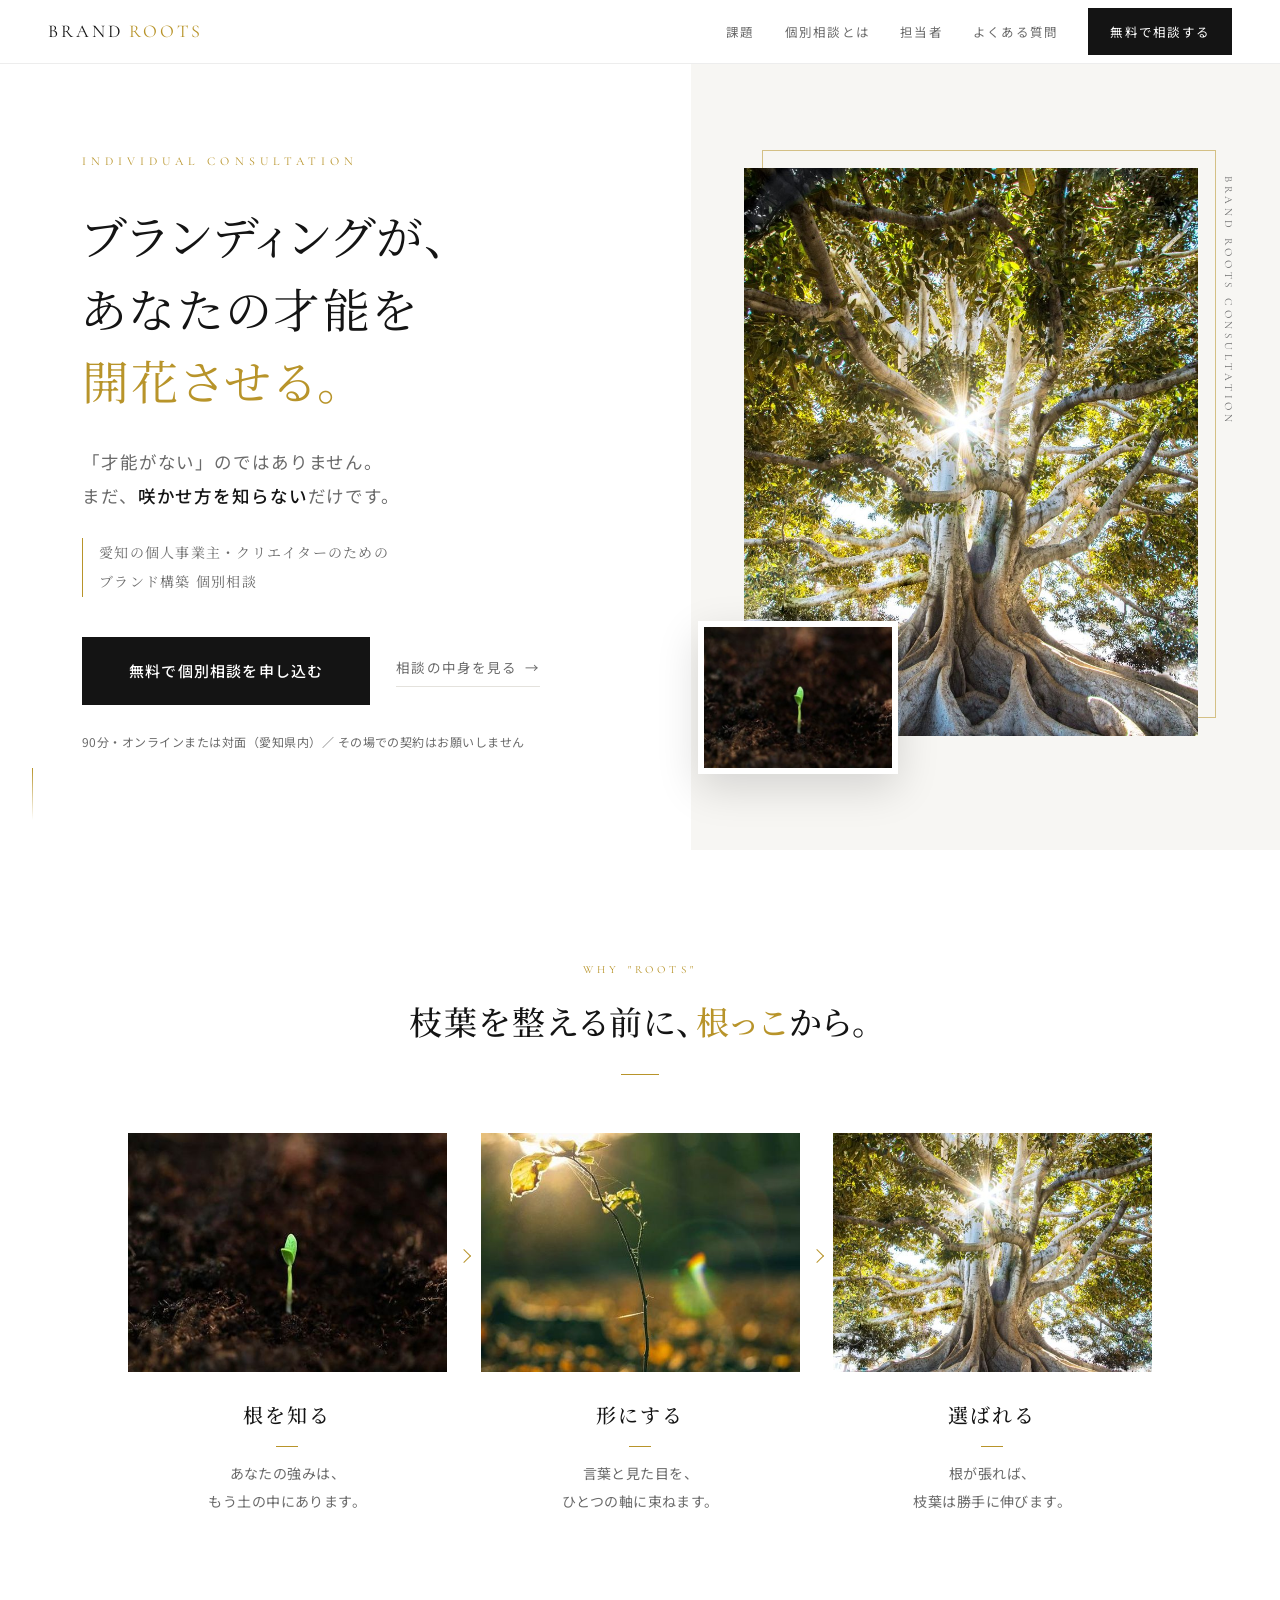
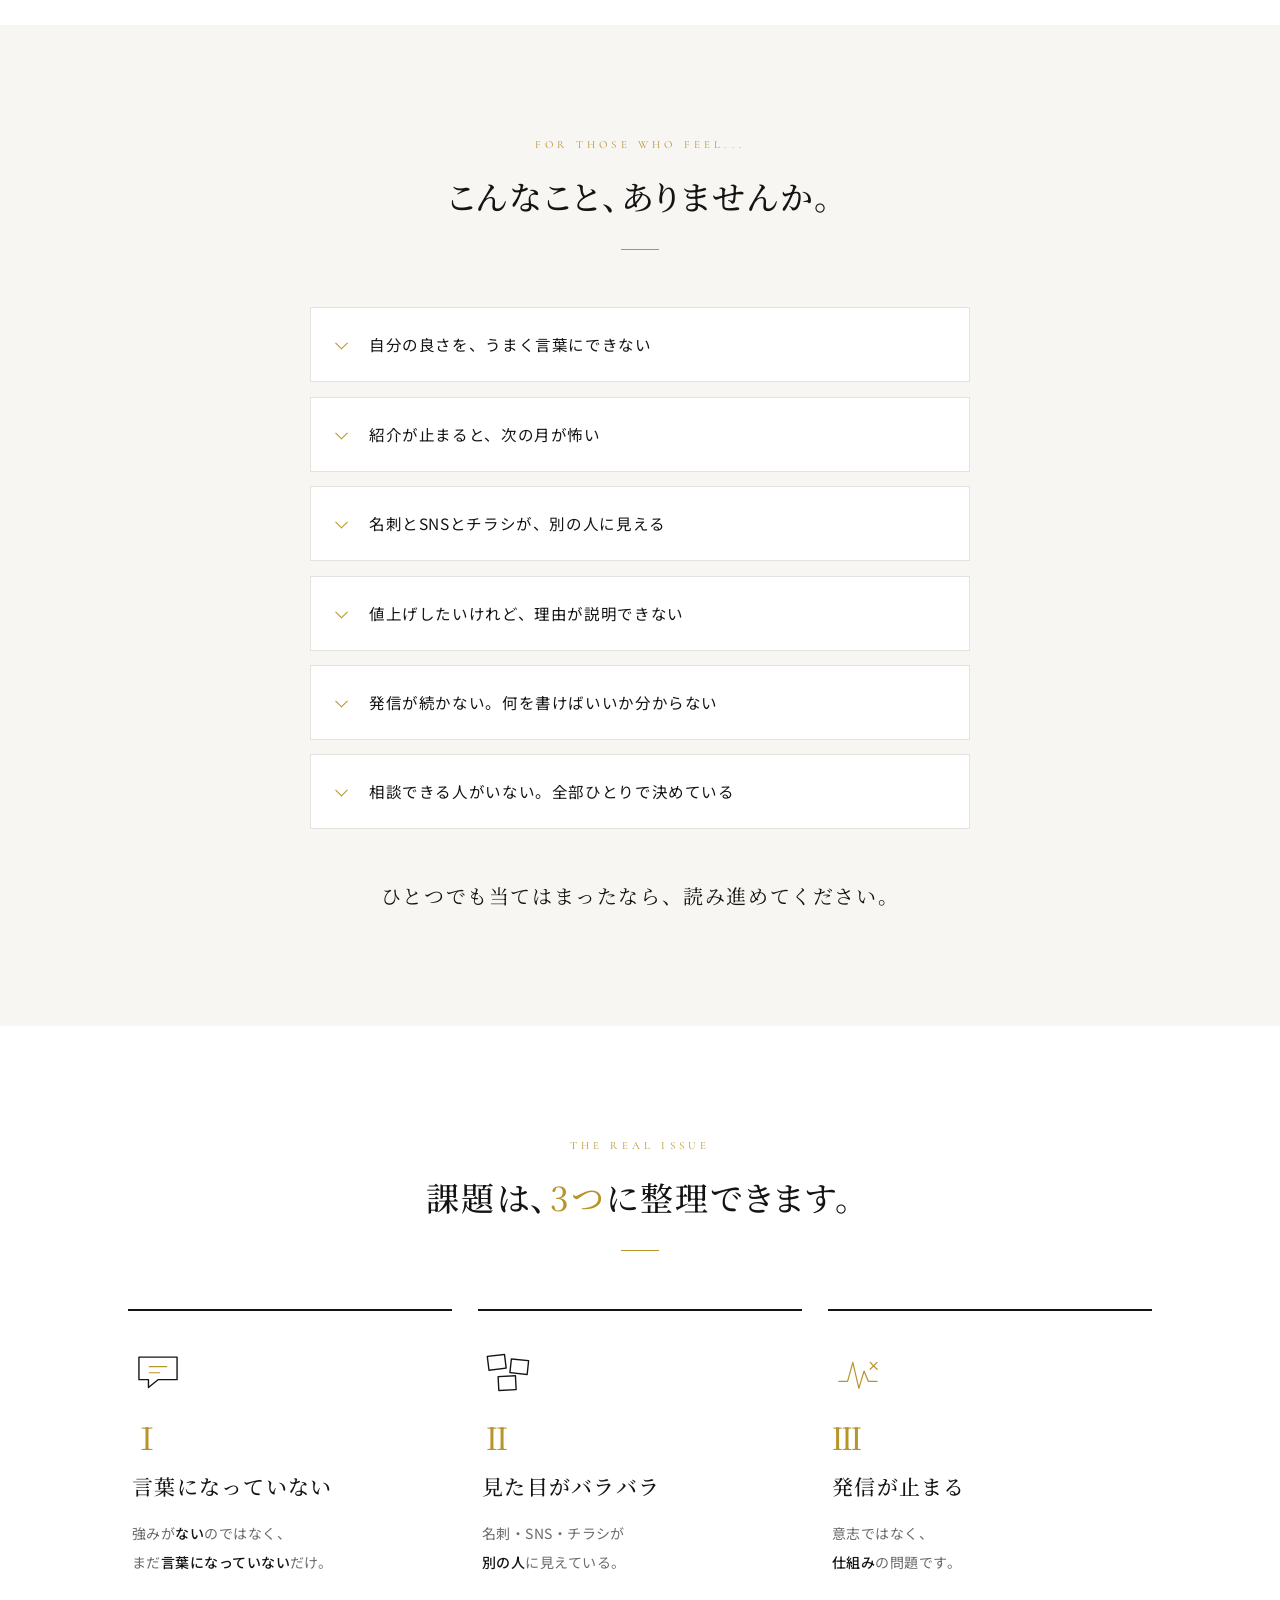
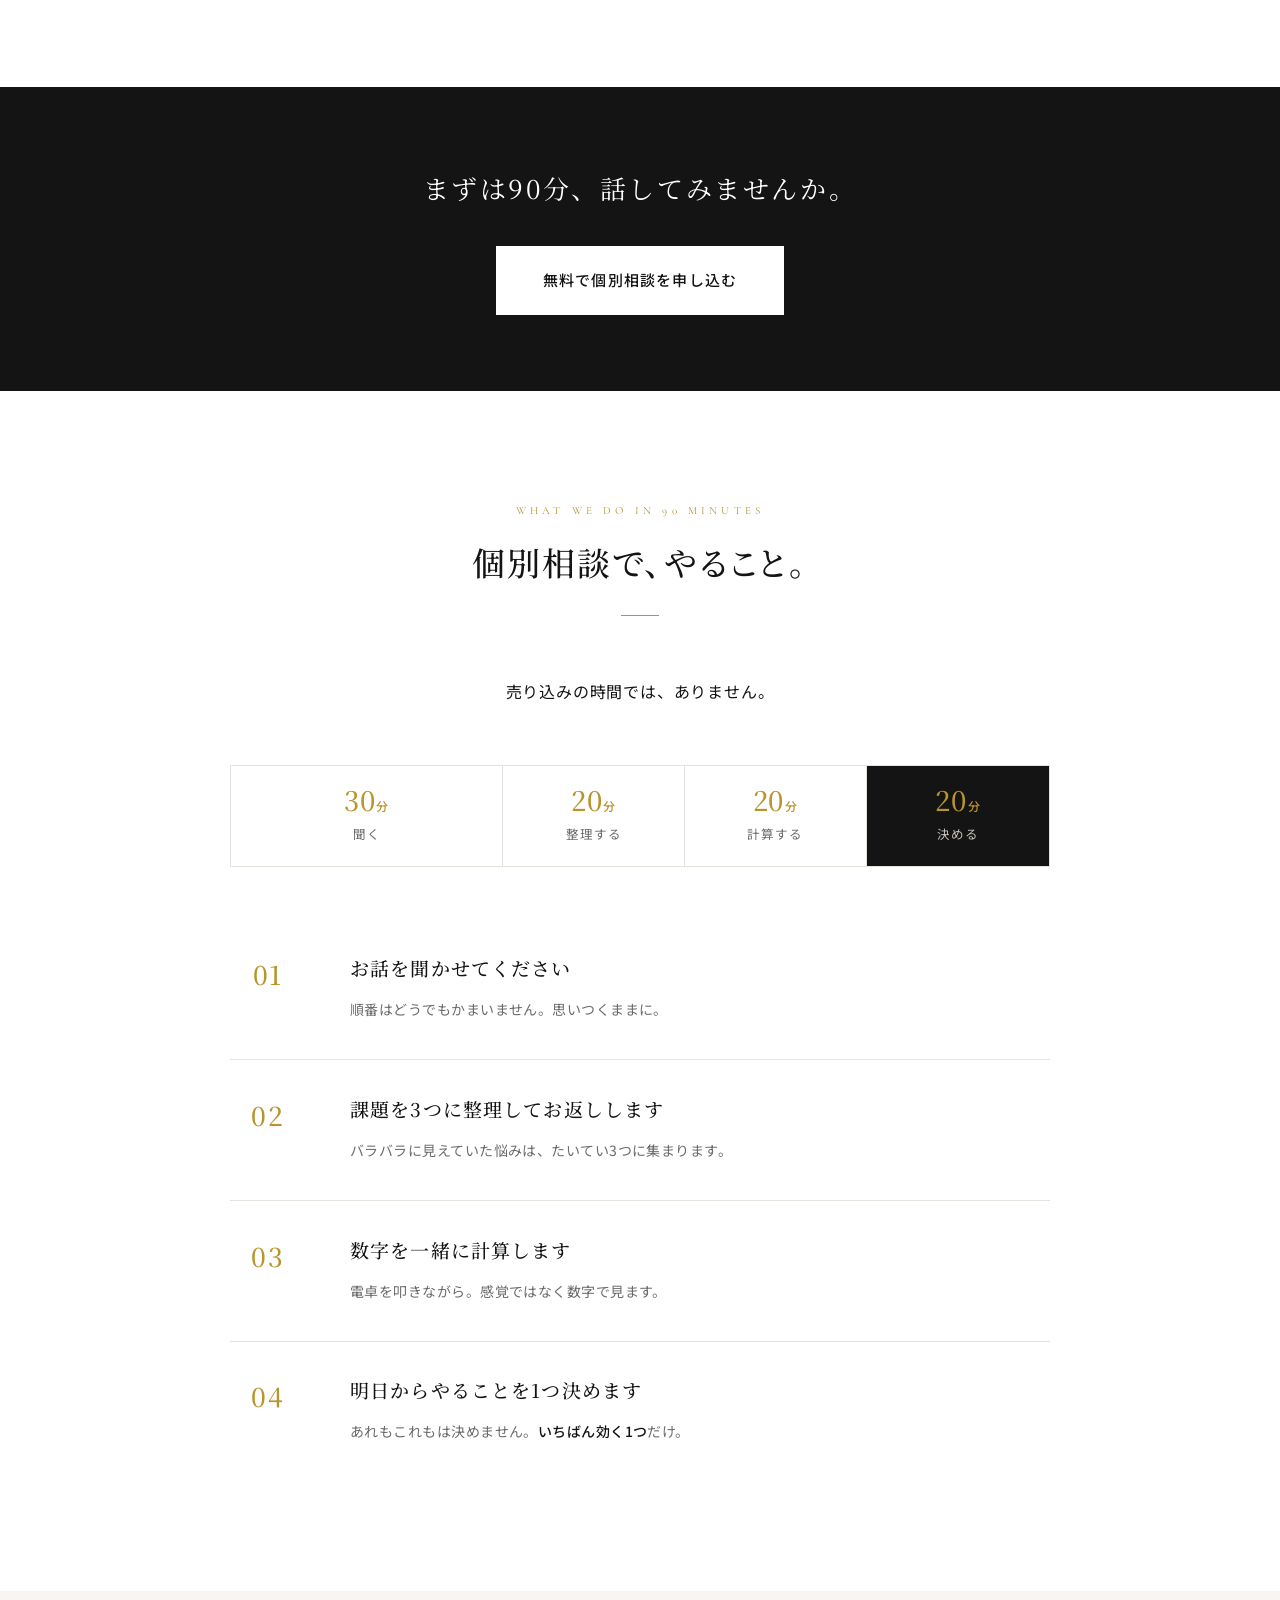
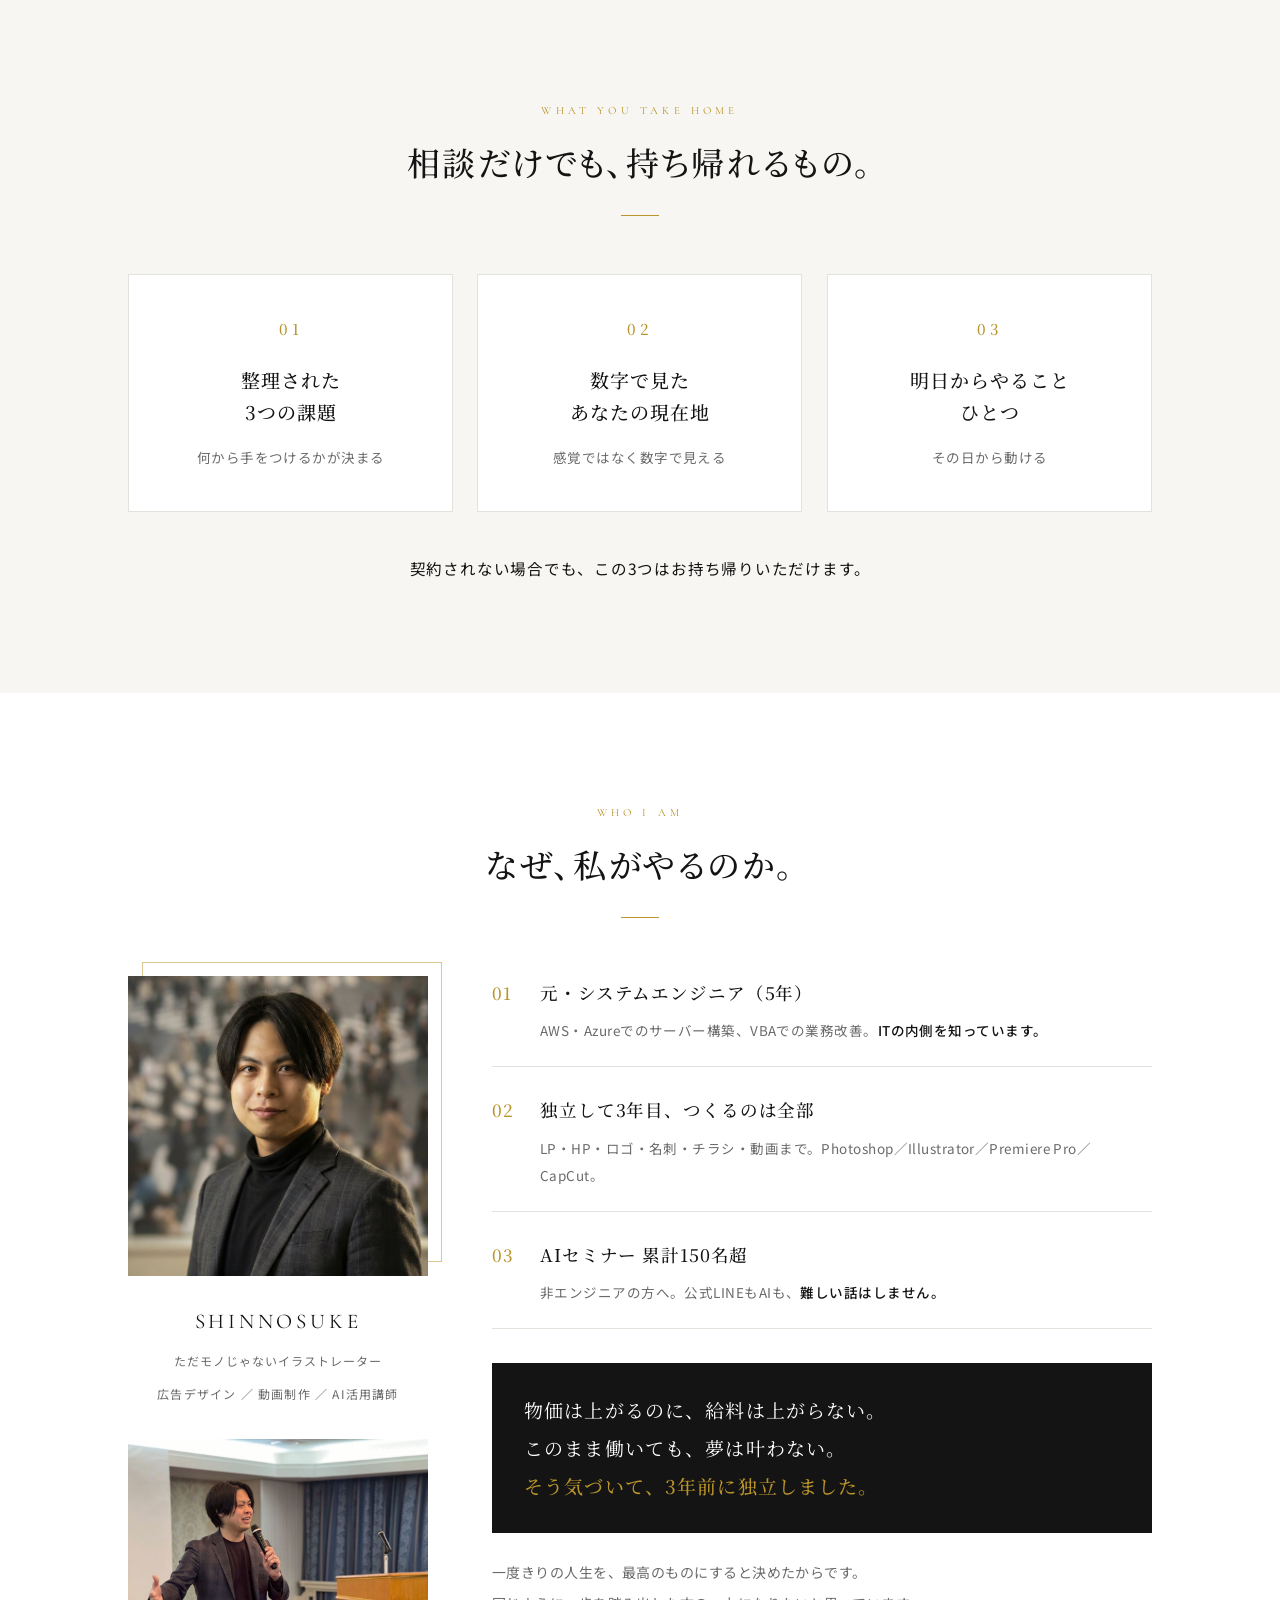
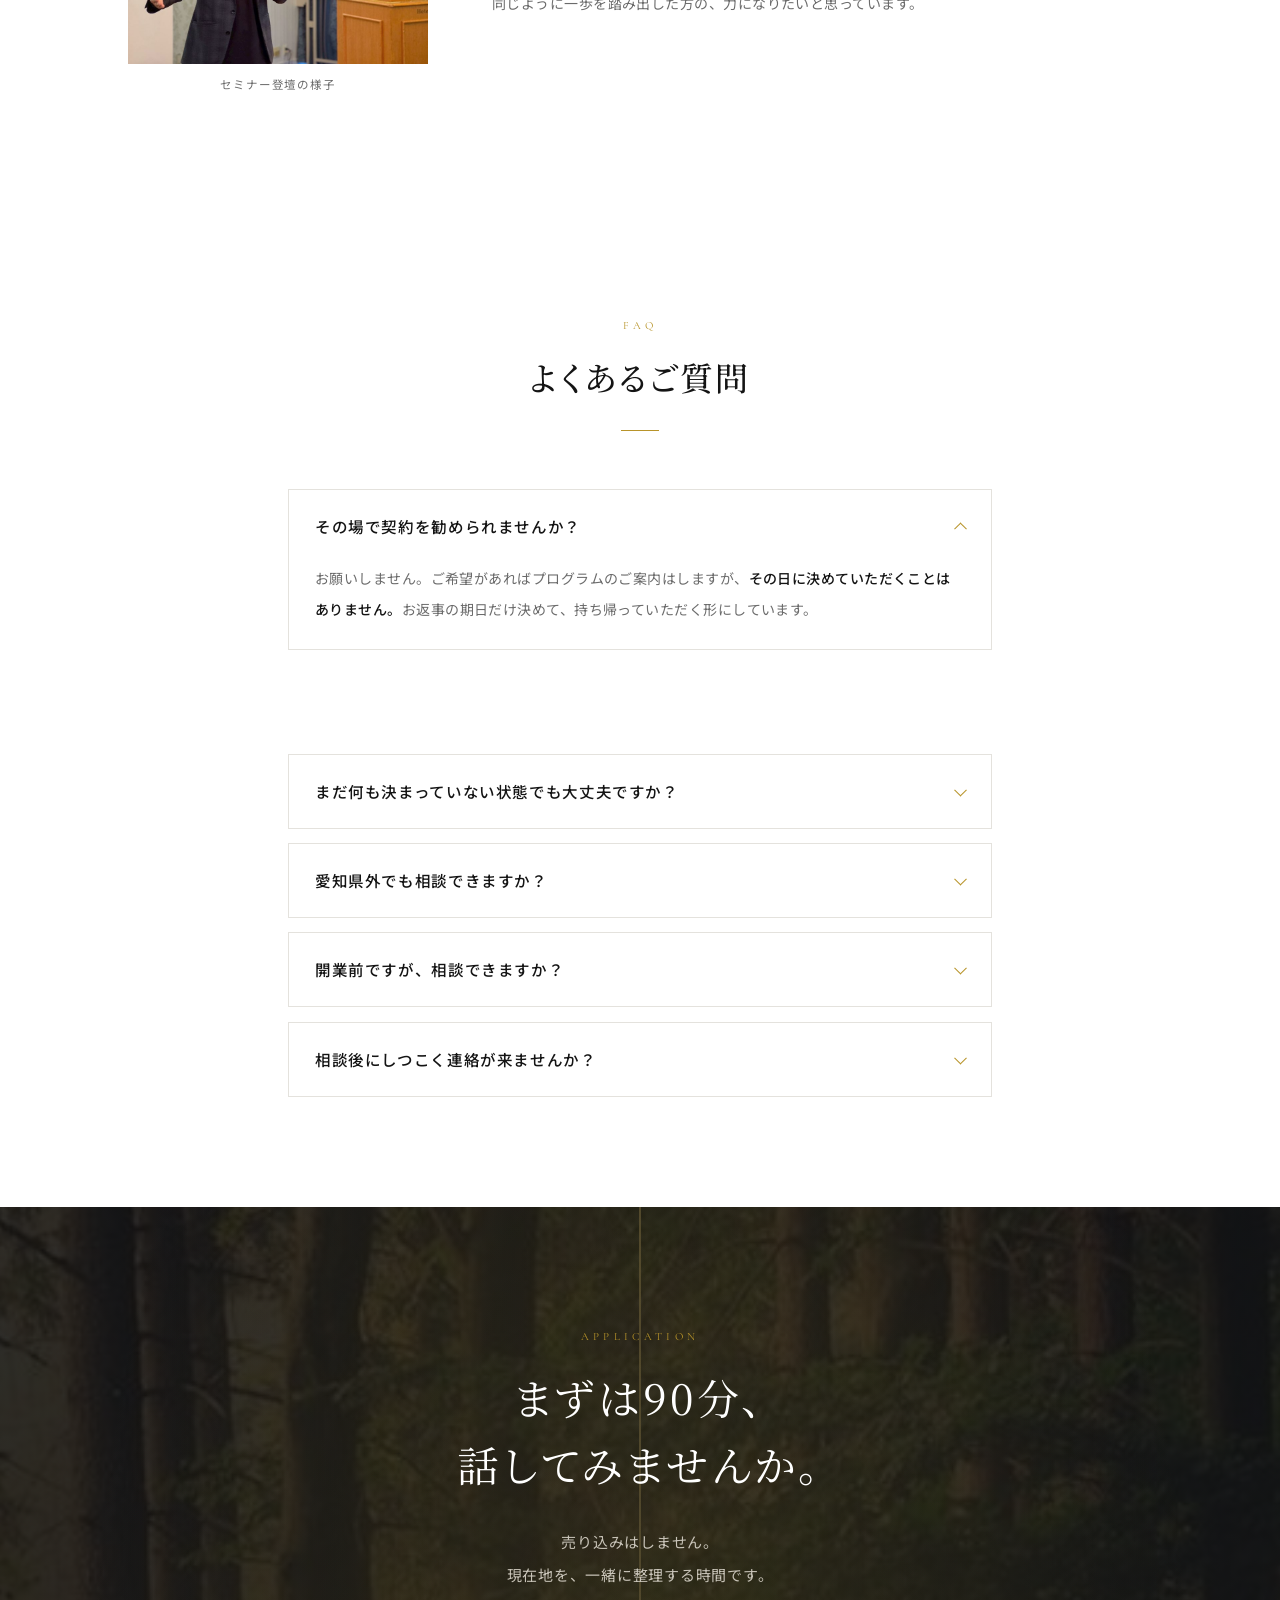
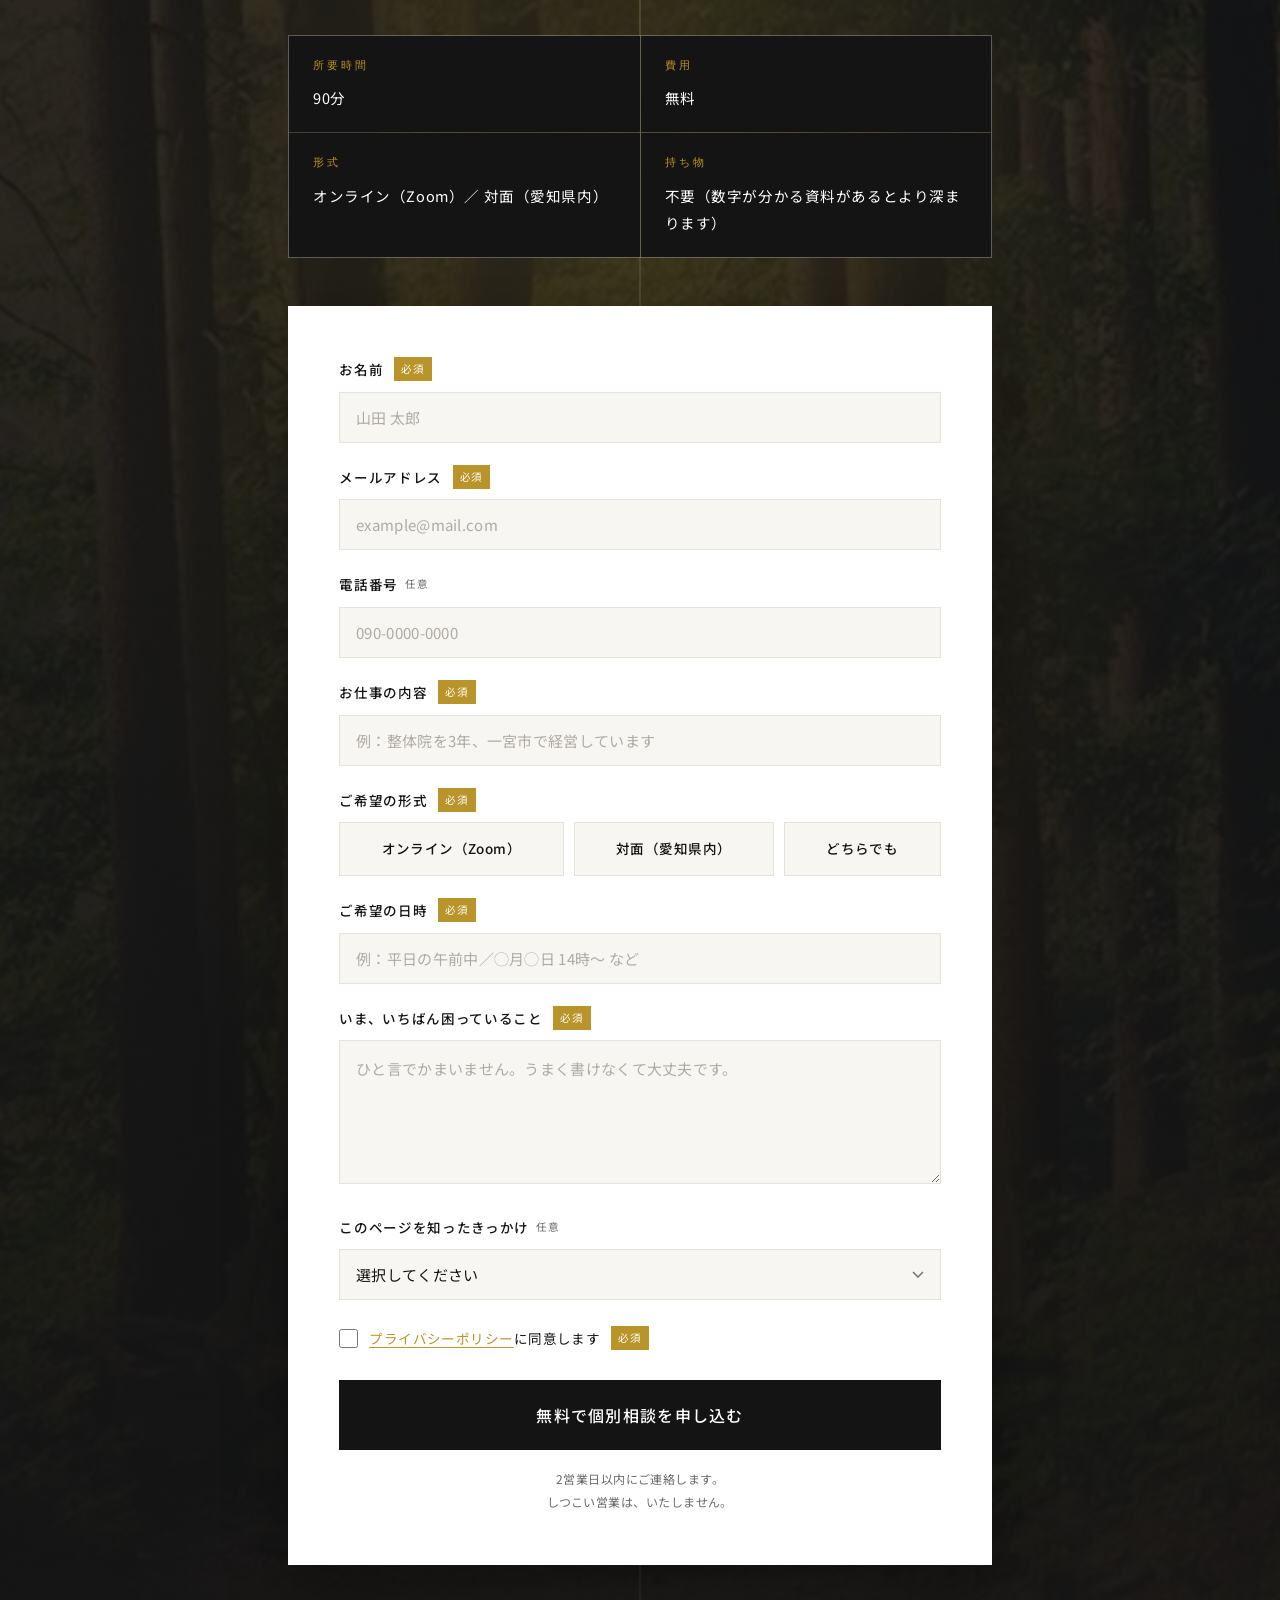
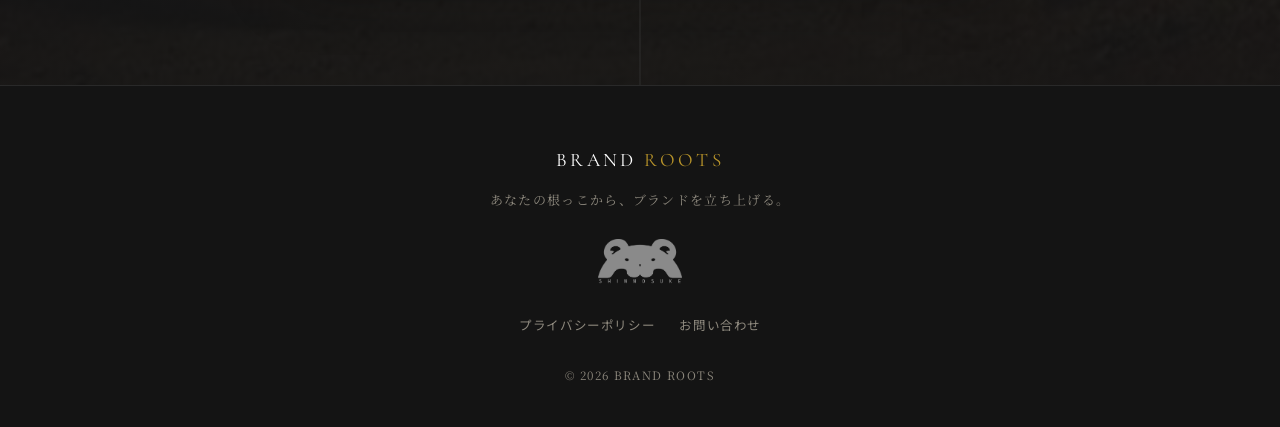
<file: index.html>
<!DOCTYPE html>
<html lang="ja">
<head>
<meta charset="UTF-8">
<meta name="viewport" content="width=device-width, initial-scale=1">
<title>ブランディングが、あなたの才能を開花させる。｜BRAND ROOTS 個別相談（90分・無料）</title>
<meta name="description" content="「才能がない」のではありません。まだ、咲かせ方を知らないだけです。愛知の個人事業主・クリエイターのためのブランド構築 個別相談。90分・無料。">
<meta property="og:title" content="ブランディングが、あなたの才能を開花させる。｜BRAND ROOTS 個別相談">
<meta property="og:description" content="「才能がない」のではありません。まだ、咲かせ方を知らないだけです。90分・無料の個別相談。">
<meta property="og:type" content="website">
<link rel="icon" href="data:image/svg+xml,%3Csvg xmlns='http://www.w3.org/2000/svg' viewBox='0 0 32 32'%3E%3Crect width='32' height='32' fill='%23141414'/%3E%3Cpath d='M16 6v14M16 20c0 3-3 4-5 6M16 20c0 3 3 4 5 6M16 13c0 0-3 1-4 3M16 13c0 0 3 1 4 3' stroke='%23B8942A' stroke-width='1.5' fill='none' stroke-linecap='round'/%3E%3C/svg%3E">
<link rel="preconnect" href="https://fonts.googleapis.com">
<link rel="preconnect" href="https://fonts.gstatic.com" crossorigin>
<link href="https://fonts.googleapis.com/css2?family=Cormorant+Garamond:wght@300;400;600&family=Noto+Serif+JP:wght@300;400;500;600&family=Noto+Sans+JP:wght@300;400;500;700&display=swap" rel="stylesheet">
<link rel="stylesheet" href="css/style.css">
</head>
<body>

<!-- ===== NAVIGATION ===== -->
<nav id="nav">
  <a href="#top" class="nav-logo">BRAND <span>ROOTS</span></a>
  <input type="checkbox" id="navToggle" class="nav-toggle">
  <label for="navToggle" class="nav-hamburger" aria-label="メニューを開く"><span></span><span></span><span></span></label>
  <div class="nav-links">
    <a href="#issue">課題</a>
    <a href="#session">個別相談とは</a>
    <a href="#profile">担当者</a>
    <a href="#faq">よくある質問</a>
    <a href="#form" class="nav-cta">無料で相談する</a>
  </div>
</nav>

<!-- ===== HERO ===== -->
<header class="hero" id="top">
  <div class="hero-grid">

    <div class="hero-copy">
      <span class="hero-en">Individual Consultation</span>
      <h1 class="hero-title">
        <span class="ph">ブランディングが、</span><br>
        <span class="ph">あなたの才能を</span><br>
        <span class="ph gold">開花させる。</span>
      </h1>
      <p class="hero-sub">
        「才能がない」のではありません。<br>
        まだ、<strong>咲かせ方を知らない</strong>だけです。
      </p>
      <p class="hero-lead">
        愛知の個人事業主・クリエイターのための<br>
        ブランド構築 個別相談
      </p>
      <div class="hero-actions">
        <a href="#form" class="btn btn-primary">無料で個別相談を申し込む</a>
        <a href="#session" class="btn-text">相談の中身を見る<span aria-hidden="true">→</span></a>
      </div>
      <p class="hero-note">90分・オンラインまたは対面（愛知県内）<br class="sp">／ その場での契約はお願いしません</p>
    </div>

    <div class="hero-visual">
      <div class="hv-frame" aria-hidden="true"></div>
      <img class="hv-media" src="img/hero-tree.jpg"
           alt="太い根を大きく張った大樹に光が差している" width="880" height="1100">
      <figure class="hv-sub">
        <img src="img/hero-seed.jpg" alt="土から芽を出したばかりの若い芽" width="440" height="330" loading="lazy">
      </figure>
      <span class="hv-vertical" aria-hidden="true">BRAND ROOTS CONSULTATION</span>
    </div>

  </div>
  <div class="scroll-hint" aria-hidden="true"><span></span></div>
</header>

<!-- ===== CONCEPT（写真で語る） ===== -->
<section class="concept">
  <div class="wrap">
    <div class="sec-head reveal">
      <span class="sec-en">Why "Roots"</span>
      <h2 class="sec-title"><span class="ph">枝葉を整える前に、</span><span class="ph gold">根っこ</span><span class="ph">から。</span></h2>
      <div class="sec-line"></div>
    </div>
    <ol class="growth">
      <li class="reveal">
        <img src="img/growth-1.jpg" alt="土から出たばかりの芽" width="560" height="420" loading="lazy">
        <h3>根を知る</h3>
        <p>あなたの強みは、<br>もう土の中にあります。</p>
      </li>
      <li class="reveal d1">
        <img src="img/growth-2.jpg" alt="光を浴びて育つ若い植物" width="560" height="420" loading="lazy">
        <h3>形にする</h3>
        <p>言葉と見た目を、<br>ひとつの軸に束ねます。</p>
      </li>
      <li class="reveal d2">
        <img src="img/growth-3.jpg" alt="大きく根を張った樹" width="560" height="420" loading="lazy">
        <h3>選ばれる</h3>
        <p>根が張れば、<br>枝葉は勝手に伸びます。</p>
      </li>
    </ol>
  </div>
</section>

<!-- ===== PAIN ===== -->
<section class="pain" id="pain">
  <div class="wrap">
    <div class="sec-head reveal">
      <span class="sec-en">For Those Who Feel...</span>
      <h2 class="sec-title"><span class="ph">こんなこと、</span><span class="ph">ありませんか。</span></h2>
      <div class="sec-line"></div>
    </div>
    <ul class="pain-list">
      <li class="reveal">自分の良さを、うまく言葉にできない</li>
      <li class="reveal d1">紹介が止まると、次の月が怖い</li>
      <li class="reveal d2">名刺とSNSとチラシが、別の人に見える</li>
      <li class="reveal d3">値上げしたいけれど、理由が説明できない</li>
      <li class="reveal">発信が続かない。何を書けばいいか分からない</li>
      <li class="reveal d1">相談できる人がいない。全部ひとりで決めている</li>
    </ul>
    <p class="pain-close reveal d2">
      ひとつでも当てはまったなら、<br class="sp">読み進めてください。
    </p>
  </div>
</section>

<!-- ===== ISSUE ===== -->
<section class="issue" id="issue">
  <div class="wrap">
    <div class="sec-head reveal">
      <span class="sec-en">The Real Issue</span>
      <h2 class="sec-title"><span class="ph">課題は、</span><span class="ph gold">3つ</span><span class="ph">に整理できます。</span></h2>
      <div class="sec-line"></div>
    </div>
    <div class="issue-grid">
      <article class="issue-card reveal">
        <svg class="ico" viewBox="0 0 60 60" aria-hidden="true">
          <path d="M8 14h44v26H30l-11 9v-9H8z"/>
          <path d="M20 25h20M20 32h12" class="thin"/>
        </svg>
        <span class="issue-no">Ⅰ</span>
        <h3>言葉になっていない</h3>
        <p>強みが<strong>ない</strong>のではなく、<br>まだ<strong>言葉になっていない</strong>だけ。</p>
      </article>
      <article class="issue-card reveal d1">
        <svg class="ico" viewBox="0 0 60 60" aria-hidden="true">
          <rect x="7" y="12" width="20" height="16" transform="rotate(-7 17 20)"/>
          <rect x="33" y="17" width="20" height="16" transform="rotate(6 43 25)"/>
          <rect x="19" y="36" width="20" height="16" transform="rotate(-3 29 44)"/>
        </svg>
        <span class="issue-no">Ⅱ</span>
        <h3>見た目がバラバラ</h3>
        <p>名刺・SNS・チラシが<br><strong>別の人</strong>に見えている。</p>
      </article>
      <article class="issue-card reveal d2">
        <svg class="ico" viewBox="0 0 60 60" aria-hidden="true">
          <path d="M8 42h10l6-22 7 30 6-20 5 12h10" class="thin"/>
          <path d="M44 20l8 8M52 20l-8 8" class="thin"/>
        </svg>
        <span class="issue-no">Ⅲ</span>
        <h3>発信が止まる</h3>
        <p>意志ではなく、<br><strong>仕組み</strong>の問題です。</p>
      </article>
    </div>
  </div>
</section>

<!-- ===== CTA MID ===== -->
<section class="cta-band">
  <div class="wrap narrow reveal">
    <p class="cta-band-lead">まずは90分、話してみませんか。</p>
    <a href="#form" class="btn btn-primary">無料で個別相談を申し込む</a>
  </div>
</section>

<!-- ===== SESSION ===== -->
<section class="session" id="session">
  <div class="wrap">
    <div class="sec-head reveal">
      <span class="sec-en">What We Do in 90 Minutes</span>
      <h2 class="sec-title"><span class="ph">個別相談で、</span><span class="ph">やること。</span></h2>
      <div class="sec-line"></div>
    </div>
    <p class="session-lead reveal">
      売り込みの時間では、ありません。
    </p>

    <!-- 90分の配分バー -->
    <div class="timebar reveal d1" role="img" aria-label="90分の内訳。聞く30分、整理20分、計算20分、決める20分">
      <div class="tb-seg" style="--w:33.3%"><span class="tb-t">30<small>分</small></span><span class="tb-l">聞く</span></div>
      <div class="tb-seg" style="--w:22.2%"><span class="tb-t">20<small>分</small></span><span class="tb-l">整理する</span></div>
      <div class="tb-seg" style="--w:22.2%"><span class="tb-t">20<small>分</small></span><span class="tb-l">計算する</span></div>
      <div class="tb-seg on" style="--w:22.3%"><span class="tb-t">20<small>分</small></span><span class="tb-l">決める</span></div>
    </div>

    <ol class="flow">
      <li class="reveal">
        <span class="flow-no">01</span>
        <div><h3>お話を聞かせてください</h3>
        <p>順番はどうでもかまいません。思いつくままに。</p></div>
      </li>
      <li class="reveal d1">
        <span class="flow-no">02</span>
        <div><h3>課題を3つに整理してお返しします</h3>
        <p>バラバラに見えていた悩みは、たいてい3つに集まります。</p></div>
      </li>
      <li class="reveal d2">
        <span class="flow-no">03</span>
        <div><h3>数字を一緒に計算します</h3>
        <p>電卓を叩きながら。感覚ではなく数字で見ます。</p></div>
      </li>
      <li class="reveal d3">
        <span class="flow-no">04</span>
        <div><h3>明日からやることを1つ決めます</h3>
        <p>あれもこれもは決めません。<strong>いちばん効く1つ</strong>だけ。</p></div>
      </li>
    </ol>
  </div>
</section>

<!-- ===== TAKEAWAY ===== -->
<section class="takeaway">
  <div class="wrap">
    <div class="sec-head reveal">
      <span class="sec-en">What You Take Home</span>
      <h2 class="sec-title"><span class="ph">相談だけでも、</span><span class="ph">持ち帰れるもの。</span></h2>
      <div class="sec-line"></div>
    </div>
    <div class="take-grid">
      <div class="take-card reveal">
        <span class="take-no">01</span>
        <h3>整理された<br>3つの課題</h3>
        <p>何から手をつけるかが決まる</p>
      </div>
      <div class="take-card reveal d1">
        <span class="take-no">02</span>
        <h3>数字で見た<br>あなたの現在地</h3>
        <p>感覚ではなく数字で見える</p>
      </div>
      <div class="take-card reveal d2">
        <span class="take-no">03</span>
        <h3>明日からやること<br>ひとつ</h3>
        <p>その日から動ける</p>
      </div>
    </div>
    <p class="take-close reveal d3">
      契約されない場合でも、この3つはお持ち帰りいただけます。
    </p>
  </div>
</section>

<!-- ===== PROFILE ===== -->
<section class="profile" id="profile">
  <div class="wrap">
    <div class="sec-head reveal">
      <span class="sec-en">Who I Am</span>
      <h2 class="sec-title"><span class="ph">なぜ、</span><span class="ph">私がやるのか。</span></h2>
      <div class="sec-line"></div>
    </div>
    <div class="profile-body">
      <div class="profile-pic reveal">
        <figure class="pic-main">
          <img src="img/profile.jpg" alt="BRAND ROOTS 担当者のポートレート" width="640" height="640" loading="lazy">
        </figure>
        <p class="profile-name">SHINNOSUKE<small>ただモノじゃないイラストレーター</small></p>
        <p class="profile-role">広告デザイン ／ 動画制作 ／ AI活用講師</p>
        <figure class="pic-sub">
          <img src="img/speaking.jpg" alt="セミナーで登壇している様子" width="900" height="675" loading="lazy">
          <figcaption>セミナー登壇の様子</figcaption>
        </figure>
      </div>
      <div class="profile-text reveal d1">
        <ul class="cred">
          <li><span>01</span><div><h3>元・システムエンジニア（5年）</h3>
          <p>AWS・Azureでのサーバー構築、VBAでの業務改善。<strong>ITの内側を知っています。</strong></p></div></li>
          <li><span>02</span><div><h3>独立して3年目、つくるのは全部</h3>
          <p>LP・HP・ロゴ・名刺・チラシ・動画まで。Photoshop／Illustrator／Premiere Pro／CapCut。</p></div></li>
          <li><span>03</span><div><h3>AIセミナー 累計150名超</h3>
          <p>非エンジニアの方へ。公式LINEもAIも、<strong>難しい話はしません。</strong></p></div></li>
        </ul>
        <blockquote class="belief">
          物価は上がるのに、給料は上がらない。<br>
          このまま働いても、夢は叶わない。<br>
          <strong>そう気づいて、3年前に独立しました。</strong>
        </blockquote>
        <p class="profile-p">
          一度きりの人生を、最高のものにすると決めたからです。<br>
          同じように一歩を踏み出した方の、力になりたいと思っています。
        </p>
      </div>
    </div>
  </div>
</section>

<!-- ===== FAQ ===== -->
<section class="faq" id="faq">
  <div class="wrap narrow">
    <div class="sec-head reveal">
      <span class="sec-en">FAQ</span>
      <h2 class="sec-title">よくあるご質問</h2>
      <div class="sec-line"></div>
    </div>
    <div class="faq-list">
      <details class="reveal" open>
        <summary>その場で契約を勧められませんか？</summary>
        <p>お願いしません。ご希望があればプログラムのご案内はしますが、<strong>その日に決めていただくことはありません。</strong>お返事の期日だけ決めて、持ち帰っていただく形にしています。</p>
      </details>
      <details class="reveal d1">
        <summary>本当に無料ですか？</summary>
        <p>はい、90分すべて無料です。費用はいただきません。丁寧にお話を伺いたいので、<strong>お受けできる件数には限りがあります。</strong></p>
      </details>
      <details class="reveal d2">
        <summary>まだ何も決まっていない状態でも大丈夫ですか？</summary>
        <p>むしろ、その状態のほうが向いています。「何が課題かも分からない」を整理するのが、この90分の目的です。準備は要りません。</p>
      </details>
      <details class="reveal">
        <summary>愛知県外でも相談できますか？</summary>
        <p>できます。オンライン（Zoom）で全国対応しています。愛知県内の方は、ご希望があれば対面でも承ります。</p>
      </details>
      <details class="reveal d1">
        <summary>開業前ですが、相談できますか？</summary>
        <p>可能です。ただし、すでに事業をされている方のほうが、具体的な数字が出せる分だけ実りは大きくなります。</p>
      </details>
      <details class="reveal d2">
        <summary>相談後にしつこく連絡が来ませんか？</summary>
        <p>来ません。ご相談後は、お礼とその日の要点をまとめてお送りするだけです。<strong>「今回は見送る」とお伝えいただければ、それで終わりです。</strong></p>
      </details>
    </div>
  </div>
</section>

<!-- ===== APPLY ===== -->
<section class="apply" id="apply">
  <div class="apply-bg" aria-hidden="true"></div>
  <div class="root-line light" aria-hidden="true"></div>
  <div class="wrap narrow">
    <span class="sec-en gold">Application</span>
    <h2 class="apply-title">
      <span class="ph">まずは90分、</span><br>
      <span class="ph">話してみませんか。</span>
    </h2>
    <p class="apply-lead">
      売り込みはしません。<br>
      現在地を、一緒に整理する時間です。
    </p>
    <dl class="apply-spec">
      <div><dt>所要時間</dt><dd>90分</dd></div>
      <div><dt>費用</dt><dd>無料</dd></div>
      <div><dt>形式</dt><dd>オンライン（Zoom）／ 対面（愛知県内）</dd></div>
      <div><dt>持ち物</dt><dd>不要（数字が分かる資料があるとより深まります）</dd></div>
    </dl>
    <!-- ===== 申込みフォーム ===== -->
    <div class="form-card" id="form">
      <form id="applyForm" action="https://formsubmit.co/8cffa3cc82c9e7418306828cf3b8106b" method="POST" novalidate>

        <!-- FormSubmit の設定（画面には出ません） -->
        <input type="hidden" name="_subject" value="【BRAND ROOTS】個別相談のお申込み">
        <input type="hidden" name="_template" value="table">
        <input type="hidden" name="_captcha" value="false">
        <!-- ⚠️ _autoresponse は FormSubmit 無料プランでは動作しません（2026/8/11 検証済み）。
             同一アドレス・別アドレスの両方で試しましたが、申込み通知のみ届き自動返信は届きません。
             申込者へのアンケート案内は、下の「送信完了メッセージ」内のボタンで行っています。
             有料プランに移行した場合や、他サービスへ乗り換えた場合に有効になります。 -->
        <input type="hidden" name="_autoresponse" value="この度は BRAND ROOTS 個別相談へのお申込みをいただき、ありがとうございます。&#13;&#10;&#13;&#10;内容を確認のうえ、2営業日以内に日程のご連絡を差し上げます。&#13;&#10;&#13;&#10;当日は売り込みをいたしません。&#13;&#10;その場でご契約をお願いすることもありません。&#13;&#10;どうぞ気楽にお越しください。&#13;&#10;&#13;&#10;── SHINNOSUKE / BRAND ROOTS">
        <!-- スパム対策（人には見えない項目） -->
        <input type="text" name="_honey" tabindex="-1" autocomplete="off" aria-hidden="true" class="honey">

        <div class="f-row">
          <label for="f-name">お名前 <span class="req">必須</span></label>
          <input type="text" id="f-name" name="お名前" required autocomplete="name" placeholder="山田 太郎">
        </div>

        <div class="f-row">
          <label for="f-mail">メールアドレス <span class="req">必須</span></label>
          <!-- name="email" は必須。FormSubmitはこの名前の項目を見て自動返信の宛先を決める -->
          <input type="email" id="f-mail" name="email" required autocomplete="email" placeholder="example@mail.com">
        </div>

        <div class="f-row">
          <label for="f-tel">電話番号<span class="opt">任意</span></label>
          <input type="tel" id="f-tel" name="電話番号" autocomplete="tel" placeholder="090-0000-0000">
        </div>

        <div class="f-row">
          <label for="f-biz">お仕事の内容 <span class="req">必須</span></label>
          <input type="text" id="f-biz" name="お仕事の内容" required placeholder="例：整体院を3年、一宮市で経営しています">
        </div>

        <div class="f-row">
          <span class="f-label">ご希望の形式 <span class="req">必須</span></span>
          <div class="f-radio">
            <label><input type="radio" name="ご希望の形式" value="オンライン（Zoom）" required><span>オンライン（Zoom）</span></label>
            <label><input type="radio" name="ご希望の形式" value="対面（愛知県内）"><span>対面（愛知県内）</span></label>
            <label><input type="radio" name="ご希望の形式" value="どちらでも"><span>どちらでも</span></label>
          </div>
        </div>

        <div class="f-row">
          <label for="f-date">ご希望の日時 <span class="req">必須</span></label>
          <input type="text" id="f-date" name="ご希望の日時" required placeholder="例：平日の午前中／◯月◯日 14時〜 など">
        </div>

        <div class="f-row">
          <label for="f-trouble">いま、いちばん困っていること <span class="req">必須</span></label>
          <textarea id="f-trouble" name="いま困っていること" rows="4" required placeholder="ひと言でかまいません。うまく書けなくて大丈夫です。"></textarea>
        </div>

        <div class="f-row">
          <label for="f-from">このページを知ったきっかけ<span class="opt">任意</span></label>
          <select id="f-from" name="知ったきっかけ">
            <option value="">選択してください</option>
            <option>ご紹介</option>
            <option>Instagram</option>
            <option>X（Twitter）</option>
            <option>イベント・マルシェ</option>
            <option>検索</option>
            <option>その他</option>
          </select>
        </div>

        <label class="f-agree">
          <input type="checkbox" id="f-agree" name="同意" value="プライバシーポリシーに同意" required>
          <span><a href="privacy.html" target="_blank" rel="noopener">プライバシーポリシー</a>に同意します <span class="req">必須</span></span>
        </label>

        <p class="f-error" id="formError" role="alert" hidden></p>

        <button type="submit" class="btn btn-primary btn-lg f-submit" id="formSubmit">
          無料で個別相談を申し込む
        </button>

        <p class="f-note">
          2営業日以内にご連絡します。<br>
          しつこい営業は、いたしません。
        </p>
      </form>

      <!-- 送信完了メッセージ -->
      <div class="form-done" id="formDone" hidden>
        <p class="fd-mark" aria-hidden="true">✓</p>
        <p class="fd-title">お申込みありがとうございます。</p>
        <p class="fd-txt">
          2営業日以内に、日程のご連絡を差し上げます。<br><br>
          当日は売り込みをいたしません。<br>
          準備も要りませんので、どうぞ気楽にお越しください。
        </p>
      </div>
    </div>
  </div>
</section>

<!-- ===== FOOTER ===== -->
<footer>
  <div class="wrap">
    <p class="foot-logo">BRAND <span>ROOTS</span></p>
    <p class="foot-tag">あなたの根っこから、ブランドを立ち上げる。</p>
    <img class="foot-mark" src="img/logo-white.png" alt="SHINNOSUKE" width="180" height="98" loading="lazy">
    <ul class="foot-links">
      <li><a href="privacy.html">プライバシーポリシー</a></li>
      <li><a href="#form">お問い合わせ</a></li>
    </ul>
    <p class="foot-copy">&copy; 2026 BRAND ROOTS</p>
  </div>
</footer>

<!-- 追従CTA（モバイル） -->
<a href="#form" class="sticky-cta">無料で個別相談を申し込む</a>

<script src="js/script.js"></script>
</body>
</html>
</file>
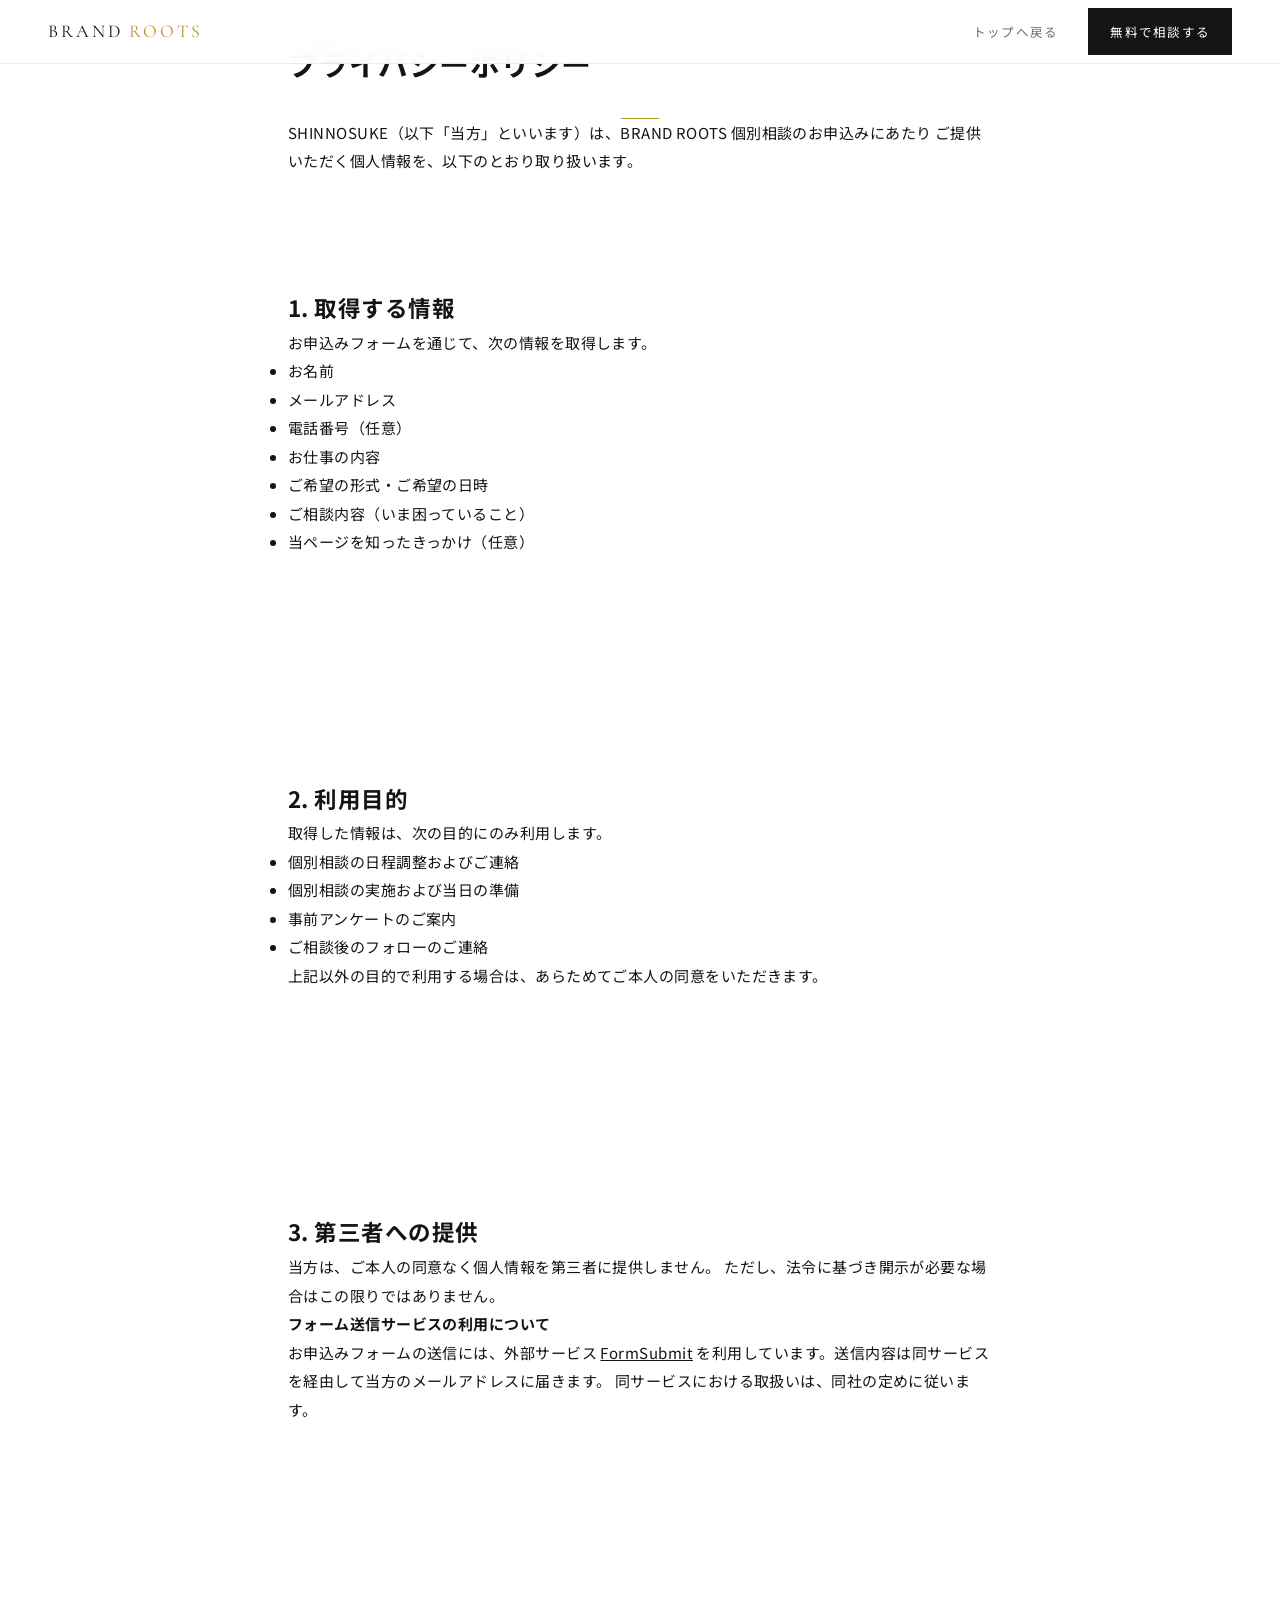
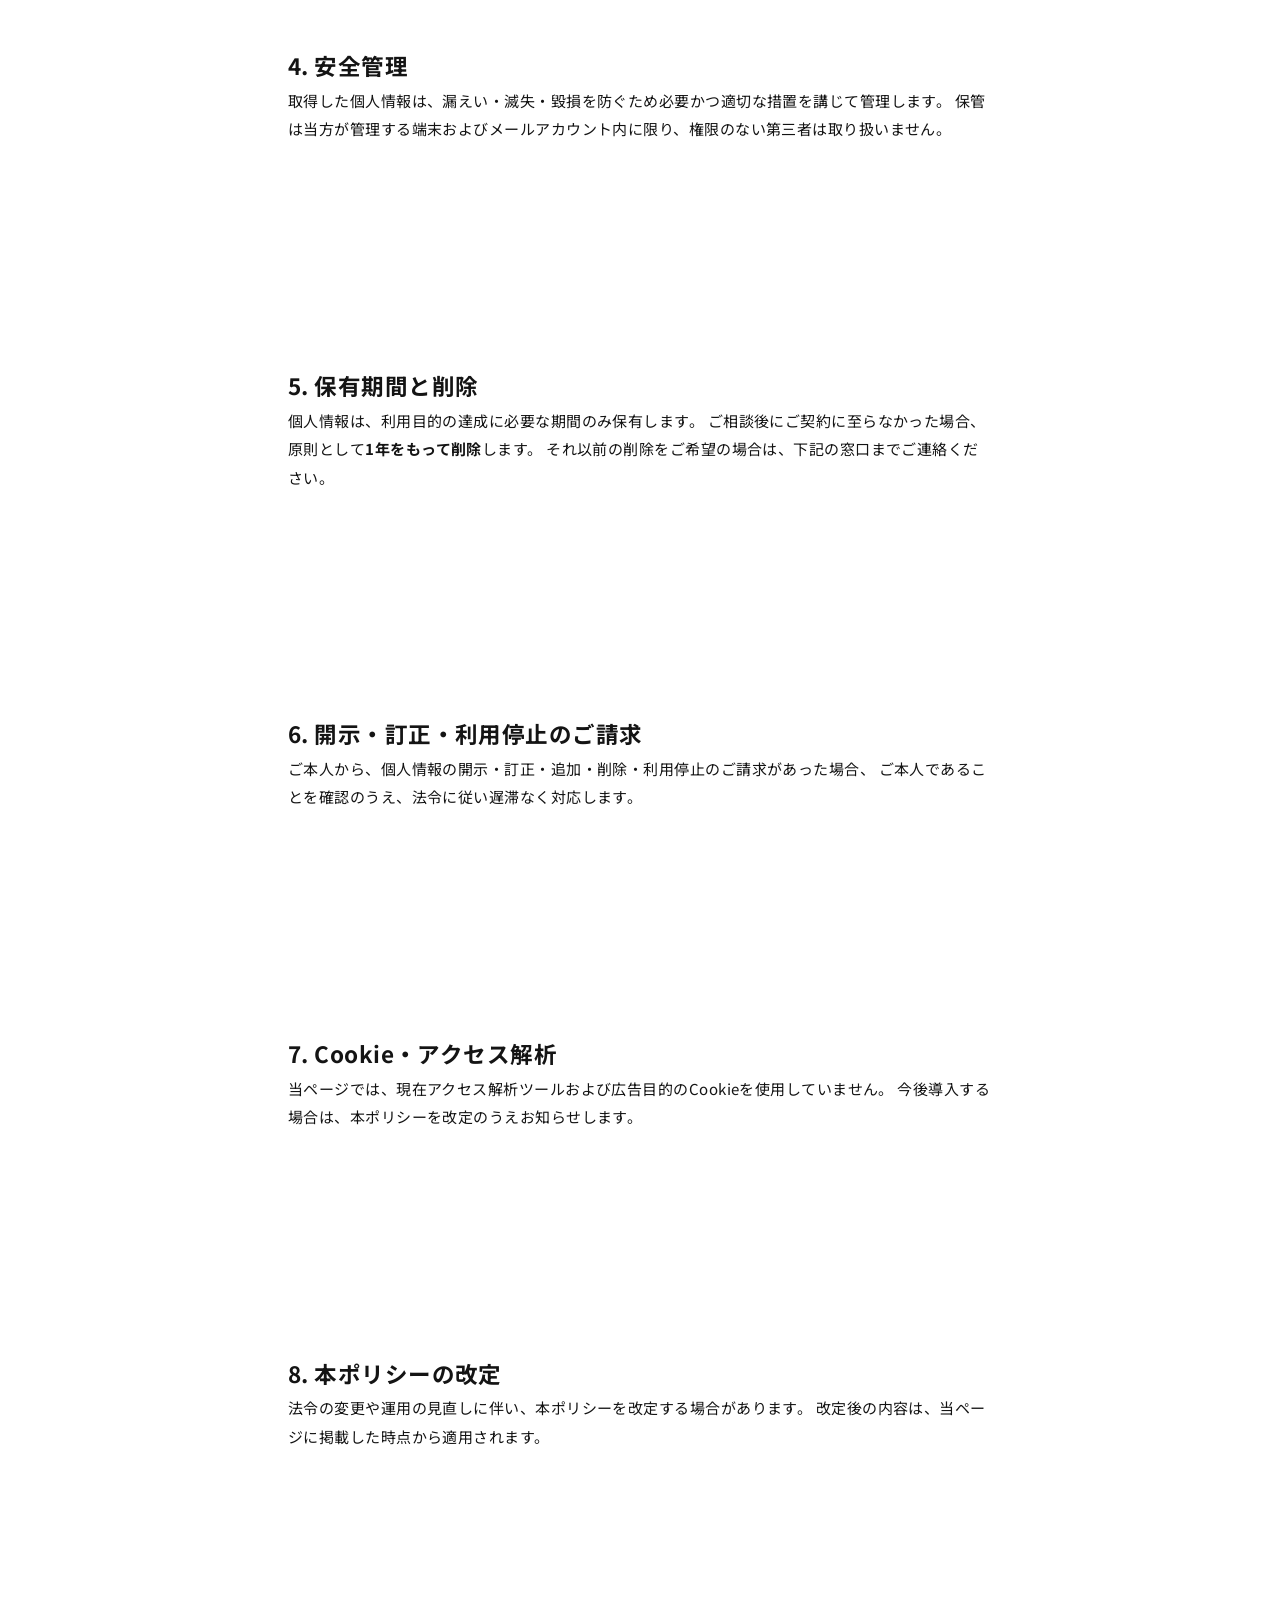
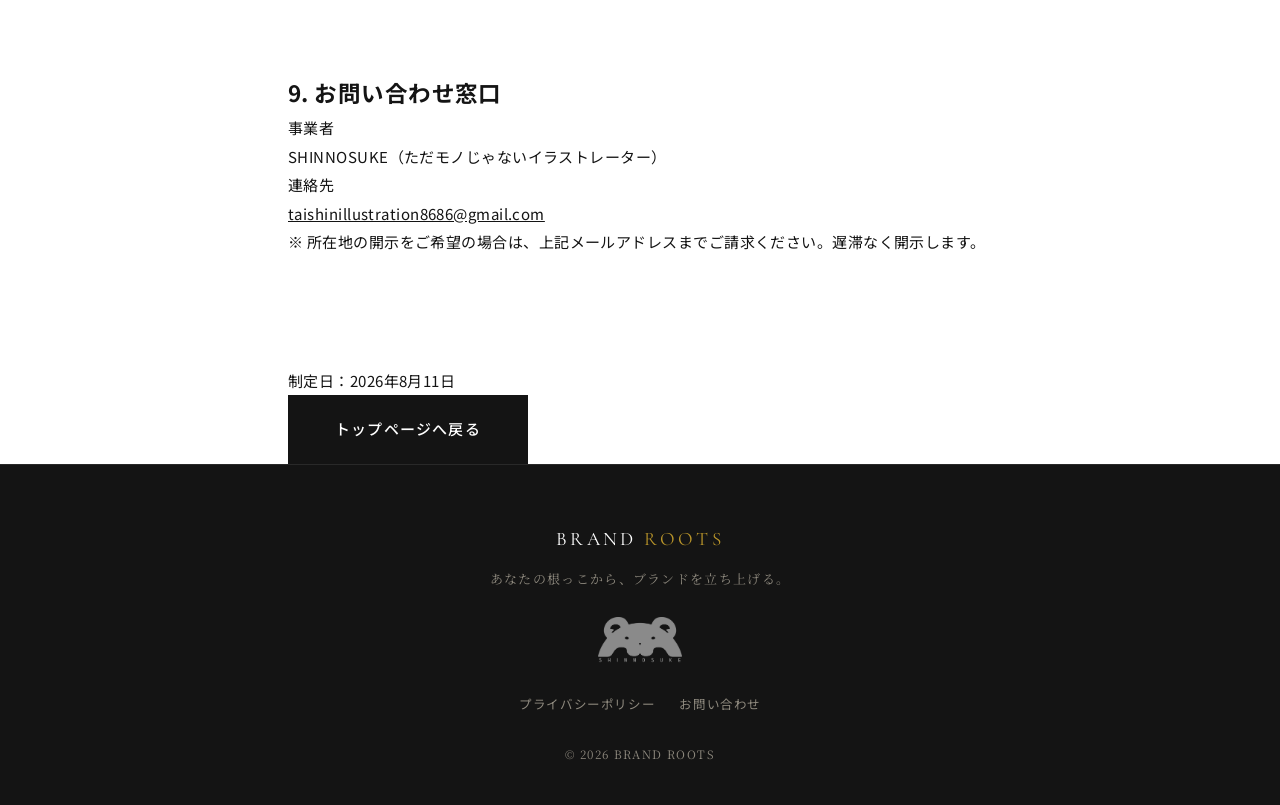
<file: privacy.html>
<!DOCTYPE html>
<html lang="ja">
<head>
<meta charset="UTF-8">
<meta name="viewport" content="width=device-width, initial-scale=1">
<title>プライバシーポリシー｜BRAND ROOTS</title>
<meta name="description" content="BRAND ROOTS 個別相談における個人情報の取扱いについて。">
<meta name="robots" content="noindex">
<link rel="icon" href="data:image/svg+xml,%3Csvg xmlns='http://www.w3.org/2000/svg' viewBox='0 0 32 32'%3E%3Crect width='32' height='32' fill='%23141414'/%3E%3Cpath d='M16 6v14M16 20c0 3-3 4-5 6M16 20c0 3 3 4 5 6M16 13c0 0-3 1-4 3M16 13c0 0 3 1 4 3' stroke='%23B8942A' stroke-width='1.5' fill='none' stroke-linecap='round'/%3E%3C/svg%3E">
<link rel="preconnect" href="https://fonts.googleapis.com">
<link rel="preconnect" href="https://fonts.gstatic.com" crossorigin>
<link href="https://fonts.googleapis.com/css2?family=Cormorant+Garamond:wght@300;400;600&family=Noto+Serif+JP:wght@300;400;500;600&family=Noto+Sans+JP:wght@300;400;500;700&display=swap" rel="stylesheet">
<link rel="stylesheet" href="css/style.css">
</head>
<body>

<nav id="nav">
  <a href="index.html" class="nav-logo">BRAND <span>ROOTS</span></a>
  <div class="nav-links">
    <a href="index.html">トップへ戻る</a>
    <a href="index.html#form" class="nav-cta">無料で相談する</a>
  </div>
</nav>

<main class="legal">
  <div class="wrap narrow">
    <header class="legal-head">
      <span class="sec-en">Privacy Policy</span>
      <h1 class="legal-title">プライバシーポリシー</h1>
      <div class="sec-line"></div>
    </header>

    <p class="legal-lead">
      SHINNOSUKE（以下「当方」といいます）は、BRAND ROOTS 個別相談のお申込みにあたり
      ご提供いただく個人情報を、以下のとおり取り扱います。
    </p>

    <section class="legal-sec">
      <h2>1. 取得する情報</h2>
      <p>お申込みフォームを通じて、次の情報を取得します。</p>
      <ul>
        <li>お名前</li>
        <li>メールアドレス</li>
        <li>電話番号（任意）</li>
        <li>お仕事の内容</li>
        <li>ご希望の形式・ご希望の日時</li>
        <li>ご相談内容（いま困っていること）</li>
        <li>当ページを知ったきっかけ（任意）</li>
      </ul>
    </section>

    <section class="legal-sec">
      <h2>2. 利用目的</h2>
      <p>取得した情報は、次の目的にのみ利用します。</p>
      <ul>
        <li>個別相談の日程調整およびご連絡</li>
        <li>個別相談の実施および当日の準備</li>
        <li>事前アンケートのご案内</li>
        <li>ご相談後のフォローのご連絡</li>
      </ul>
      <p>上記以外の目的で利用する場合は、あらためてご本人の同意をいただきます。</p>
    </section>

    <section class="legal-sec">
      <h2>3. 第三者への提供</h2>
      <p>
        当方は、ご本人の同意なく個人情報を第三者に提供しません。
        ただし、法令に基づき開示が必要な場合はこの限りではありません。
      </p>
      <div class="legal-note">
        <p><strong>フォーム送信サービスの利用について</strong></p>
        <p>
          お申込みフォームの送信には、外部サービス
          <a href="https://formsubmit.co/" target="_blank" rel="noopener noreferrer">FormSubmit</a>
          を利用しています。送信内容は同サービスを経由して当方のメールアドレスに届きます。
          同サービスにおける取扱いは、同社の定めに従います。
        </p>
      </div>
    </section>

    <section class="legal-sec">
      <h2>4. 安全管理</h2>
      <p>
        取得した個人情報は、漏えい・滅失・毀損を防ぐため必要かつ適切な措置を講じて管理します。
        保管は当方が管理する端末およびメールアカウント内に限り、権限のない第三者は取り扱いません。
      </p>
    </section>

    <section class="legal-sec">
      <h2>5. 保有期間と削除</h2>
      <p>
        個人情報は、利用目的の達成に必要な期間のみ保有します。
        ご相談後にご契約に至らなかった場合、原則として<strong>1年をもって削除</strong>します。
        それ以前の削除をご希望の場合は、下記の窓口までご連絡ください。
      </p>
    </section>

    <section class="legal-sec">
      <h2>6. 開示・訂正・利用停止のご請求</h2>
      <p>
        ご本人から、個人情報の開示・訂正・追加・削除・利用停止のご請求があった場合、
        ご本人であることを確認のうえ、法令に従い遅滞なく対応します。
      </p>
    </section>

    <section class="legal-sec">
      <h2>7. Cookie・アクセス解析</h2>
      <p>
        当ページでは、現在アクセス解析ツールおよび広告目的のCookieを使用していません。
        今後導入する場合は、本ポリシーを改定のうえお知らせします。
      </p>
    </section>

    <section class="legal-sec">
      <h2>8. 本ポリシーの改定</h2>
      <p>
        法令の変更や運用の見直しに伴い、本ポリシーを改定する場合があります。
        改定後の内容は、当ページに掲載した時点から適用されます。
      </p>
    </section>

    <section class="legal-sec">
      <h2>9. お問い合わせ窓口</h2>
      <dl class="legal-dl">
        <div><dt>事業者</dt><dd>SHINNOSUKE（ただモノじゃないイラストレーター）</dd></div>
        <div><dt>連絡先</dt><dd><a href="mailto:taishinillustration8686@gmail.com">taishinillustration8686@gmail.com</a></dd></div>
      </dl>
      <p class="legal-small">
        ※ 所在地の開示をご希望の場合は、上記メールアドレスまでご請求ください。遅滞なく開示します。
      </p>
    </section>

    <p class="legal-date">制定日：2026年8月11日</p>

    <div class="legal-back">
      <a href="index.html" class="btn btn-primary">トップページへ戻る</a>
    </div>
  </div>
</main>

<footer>
  <div class="wrap">
    <p class="foot-logo">BRAND <span>ROOTS</span></p>
    <p class="foot-tag">あなたの根っこから、ブランドを立ち上げる。</p>
    <img class="foot-mark" src="img/logo-white.png" alt="SHINNOSUKE" width="180" height="98" loading="lazy">
    <ul class="foot-links">
      <li><a href="privacy.html">プライバシーポリシー</a></li>
      <li><a href="index.html#form">お問い合わせ</a></li>
    </ul>
    <p class="foot-copy">&copy; 2026 BRAND ROOTS</p>
  </div>
</footer>

</body>
</html>
</file>
<file: css/style.css>
@charset "UTF-8";
/* ==========================================================================
   BRAND ROOTS 個別相談 LP
   ベース：design_your_life_studio.html の白×ゴールド設計を継承
   シグネチャー：ページを縦に貫く一本の金の線（＝根）
   ========================================================================== */

:root{
  --white:#FFFFFF;
  --dark:#141414;
  --gray:#6B6B6B;
  --light:#F7F6F3;
  --border:#E4E2DD;
  --gold:#B8942A;
  --gold-dark:#8B6914;
  --gold-fade:rgba(184,148,42,.24);

  --serif:'Noto Serif JP',serif;
  --sans:'Noto Sans JP',sans-serif;
  --en:'Cormorant Garamond',serif;

  --wrap:1080px;
  --narrow:760px;
  --ease:cubic-bezier(.16,1,.3,1);
}

*,*::before,*::after{margin:0;padding:0;box-sizing:border-box}
html{scroll-behavior:smooth;scroll-padding-top:80px}
body{
  font-family:var(--sans);
  color:var(--dark);
  background:var(--white);
  line-height:1.9;
  font-size:15px;
  letter-spacing:.03em;
  -webkit-font-smoothing:antialiased;
  text-rendering:optimizeLegibility;
  overflow-x:hidden;
}
img{max-width:100%;height:auto;display:block}
a{color:inherit}
::selection{background:var(--gold);color:var(--white)}
::-webkit-scrollbar{width:10px}
::-webkit-scrollbar-track{background:var(--light)}
::-webkit-scrollbar-thumb{background:#d3d0c9;border-radius:10px}
::-webkit-scrollbar-thumb:hover{background:var(--gold)}

:focus-visible{outline:2px solid var(--gold);outline-offset:3px}

/* ---------- レイアウト ---------- */
.wrap{width:100%;max-width:var(--wrap);margin:0 auto;padding:0 28px}
.wrap.narrow{max-width:var(--narrow)}
section{padding:110px 0}
.gold{color:var(--gold)}
.ph{display:inline-block}          /* 日本語の途中改行を防ぐ */
.sp{display:none}

/* ---------- スクロールリビール ---------- */
.reveal{
  opacity:0;transform:translateY(28px);
  transition:opacity 1s var(--ease),transform 1s var(--ease);
  will-change:opacity,transform;
}
.reveal.in{opacity:1;transform:none}
.reveal.d1{transition-delay:.12s}
.reveal.d2{transition-delay:.24s}
.reveal.d3{transition-delay:.36s}
@media (prefers-reduced-motion:reduce){
  html{scroll-behavior:auto}
  .reveal{opacity:1!important;transform:none!important;transition:none!important}
  .root-line::after{animation:none!important;height:100%!important}
}

/* 数字は明朝（Noto Serif JP）で統一。等幅にして桁ズレを防ぐ */
.issue-no,.tb-t,.flow-no,.take-no,.cred li>span,.foot-copy{
  font-feature-settings:"palt" 0;
  font-variant-numeric:tabular-nums;
}

/* ---------- 見出し ---------- */
.sec-head{text-align:center;margin-bottom:58px}
.sec-en{
  font-family:var(--en);font-size:11px;letter-spacing:.38em;
  color:var(--gold);text-transform:uppercase;display:block;margin-bottom:14px;
}
.sec-title{
  font-family:var(--serif);font-weight:500;
  font-size:clamp(21px,3vw,33px);line-height:1.6;letter-spacing:.06em;
  font-feature-settings:"palt";text-wrap:balance;
}
.sec-line{width:38px;height:1px;background:var(--gold);margin:26px auto 0}

/* ---------- ボタン ---------- */
.btn{
  display:inline-block;font-family:var(--sans);font-weight:500;
  font-size:15px;letter-spacing:.08em;text-decoration:none;
  padding:19px 46px;min-height:48px;border:1px solid transparent;
  transition:background .3s,color .3s,border-color .3s,transform .3s;
  position:relative;
}
.btn-primary{background:var(--dark);color:var(--white)}
.btn-primary:hover{background:var(--gold);transform:translateY(-2px)}
.btn-lg{font-size:16px;padding:23px 60px}

/* ---------- シグネチャー：根の金線 ---------- */
.root-line{
  position:absolute;left:50%;top:0;bottom:0;width:1px;
  background:rgba(255,255,255,.12);transform:translateX(-50%);pointer-events:none;
}
.root-line::after{
  content:"";position:absolute;left:0;top:0;width:1px;height:0;
  background:linear-gradient(180deg,var(--gold),rgba(184,148,42,0));
  animation:rootGrow 2.6s var(--ease) .5s forwards;
}
.root-line.light{background:var(--border)}
@keyframes rootGrow{to{height:100%}}

/* ---------- NAV ---------- */
nav{
  position:fixed;top:0;left:0;right:0;z-index:200;height:64px;
  display:flex;align-items:center;justify-content:space-between;
  padding:0 clamp(20px,4vw,48px);
  background:rgba(255,255,255,.94);backdrop-filter:blur(16px);
  border-bottom:1px solid rgba(0,0,0,.07);
  transition:height .4s,box-shadow .4s;
}
nav.scrolled{height:56px;box-shadow:0 6px 26px rgba(0,0,0,.07)}
.nav-logo{
  font-family:var(--en);font-size:18px;font-weight:400;
  letter-spacing:.16em;text-decoration:none;flex-shrink:0;
}
.nav-logo span{color:var(--gold)}
.nav-links{display:flex;align-items:center;gap:30px}
.nav-links a{
  font-size:12.5px;letter-spacing:.1em;text-decoration:none;color:var(--gray);
  transition:color .3s;
}
.nav-links a:hover{color:var(--gold)}
.nav-cta{
  background:var(--dark);color:var(--white)!important;
  padding:12px 22px;letter-spacing:.06em;
  transition:background .3s;
}
.nav-cta:hover{background:var(--gold)}
.nav-toggle{display:none}
.nav-hamburger{display:none;flex-direction:column;gap:5px;cursor:pointer;padding:6px;z-index:201}
.nav-hamburger span{display:block;width:24px;height:1.5px;background:var(--dark);transition:.3s;transform-origin:center}

/* ---------- HERO ---------- */
.hero{
  position:relative;background:var(--white);
  padding:150px 0 96px;overflow:hidden;
}
/* 背景に敷く極薄の生成り面（右側だけ） */
.hero::before{
  content:"";position:absolute;top:0;right:0;bottom:0;width:46%;
  background:var(--light);z-index:0;
}
.hero-grid{
  position:relative;z-index:1;
  width:100%;max-width:1180px;margin:0 auto;padding:0 32px;
  display:grid;grid-template-columns:1.08fr 0.82fr;
  gap:clamp(36px,5vw,74px);align-items:center;
}

.hero-en{
  font-family:var(--en);font-size:12px;letter-spacing:.42em;color:var(--gold);
  text-transform:uppercase;display:block;margin-bottom:26px;
  animation:fadeUp 1s var(--ease) .15s both;
}
.hero-title{
  font-family:var(--serif);font-weight:400;color:var(--dark);
  font-size:clamp(29px,3.8vw,47px);line-height:1.55;letter-spacing:.05em;
  font-feature-settings:"palt";margin-bottom:28px;
  animation:fadeUp 1s var(--ease) .3s both;
}
.hero-title .gold{color:var(--gold)}
.hero-sub{
  font-size:clamp(15px,1.5vw,17.5px);color:var(--gray);letter-spacing:.05em;
  margin-bottom:26px;animation:fadeUp 1s var(--ease) .45s both;
}
.hero-sub strong{color:var(--dark);font-weight:500}
.hero-lead{
  font-family:var(--serif);font-size:14px;line-height:2.1;color:var(--gray);
  letter-spacing:.09em;padding-left:16px;border-left:1px solid var(--gold);
  margin-bottom:40px;animation:fadeUp 1s var(--ease) .6s both;
}
.hero-actions{
  display:flex;align-items:center;gap:26px;flex-wrap:wrap;
  animation:fadeUp 1s var(--ease) .75s both;
}
.btn-text{
  font-size:13.5px;letter-spacing:.08em;text-decoration:none;color:var(--gray);
  border-bottom:1px solid var(--border);padding-bottom:5px;transition:color .3s,border-color .3s;
}
.btn-text span{margin-left:8px;transition:margin .3s}
.btn-text:hover{color:var(--gold);border-color:var(--gold)}
.btn-text:hover span{margin-left:13px}
.hero-note{
  font-size:12px;color:var(--gray);letter-spacing:.04em;margin-top:26px;line-height:1.9;
  animation:fadeUp 1s var(--ease) .9s both;
}
@keyframes fadeUp{from{opacity:0;transform:translateY(24px)}to{opacity:1;transform:none}}

/* 右カラム：大樹の写真＋金の額縁オフセット */
.hero-visual{
  position:relative;animation:fadeUp 1.2s var(--ease) .5s both;
}
.hv-media{
  position:relative;z-index:2;display:block;width:100%;
  aspect-ratio:4/5;object-fit:cover;background:var(--light);
}
.hv-frame{
  position:absolute;z-index:1;inset:-18px -18px 18px 18px;
  border:1px solid var(--gold);opacity:.55;
}
.hv-vertical{
  position:absolute;z-index:3;top:8px;right:-40px;
  writing-mode:vertical-rl;
  font-family:var(--en);font-size:11px;letter-spacing:.34em;
  color:var(--gray);text-transform:uppercase;
}

.scroll-hint{position:absolute;bottom:30px;left:32px;z-index:2}
.scroll-hint span{display:block;width:1px;height:52px;background:linear-gradient(180deg,var(--gold),transparent);animation:scrollPulse 2.2s ease-in-out infinite}
@keyframes scrollPulse{0%,100%{opacity:.25;transform:scaleY(.6);transform-origin:top}50%{opacity:1;transform:scaleY(1);transform-origin:top}}

/* ヒーローに重ねる小片（芽） */
.hv-sub{
  position:absolute;z-index:4;left:-46px;bottom:-38px;width:44%;
  border:6px solid var(--white);box-shadow:0 14px 40px rgba(0,0,0,.14);
}
.hv-sub img{width:100%;aspect-ratio:4/3;object-fit:cover;display:block}

/* ---------- CONCEPT（根→芽→樹） ---------- */
.growth{list-style:none;display:grid;grid-template-columns:repeat(3,1fr);gap:clamp(18px,3vw,34px)}
.growth li{text-align:center;position:relative}
/* 3枚をつなぐ金の線 */
.growth li:not(:last-child)::after{
  content:"";position:absolute;top:31%;right:calc(-1 * clamp(18px,3vw,34px) / 2 - 5px);
  width:10px;height:10px;border-top:1px solid var(--gold);border-right:1px solid var(--gold);
  transform:rotate(45deg);
}
.growth img{width:100%;aspect-ratio:4/3;object-fit:cover;margin-bottom:24px}
.growth h3{
  font-family:var(--serif);font-size:20px;font-weight:500;
  letter-spacing:.1em;margin-bottom:12px;
}
.growth h3::after{content:"";display:block;width:22px;height:1px;background:var(--gold);margin:12px auto 0}
.growth p{font-size:14px;line-height:2;color:var(--gray)}

/* ---------- 90分の配分バー ---------- */
.timebar{display:flex;margin:0 auto 52px;max-width:820px;border:1px solid var(--border)}
.tb-seg{
  width:var(--w);padding:20px 8px;text-align:center;
  border-right:1px solid var(--border);background:var(--white);
}
.tb-seg:last-child{border-right:none}
.tb-seg.on{background:var(--dark)}
.tb-t{
  display:block;font-family:var(--serif);font-weight:500;
  font-size:27px;line-height:1;color:var(--gold);letter-spacing:.02em;
}
.tb-t small{font-family:var(--sans);font-size:12px;margin-left:1px}
.tb-l{display:block;font-size:12.5px;letter-spacing:.08em;color:var(--gray);margin-top:9px}
.tb-seg.on .tb-l{color:#C9C4B9}

/* ---------- PAIN ---------- */
.pain{background:var(--light)}
.pain-list{list-style:none;max-width:660px;margin:0 auto;display:grid;gap:14px}
.pain-list li{
  background:var(--white);border:1px solid var(--border);
  padding:22px 26px 22px 58px;position:relative;
  font-size:15.5px;letter-spacing:.04em;
}
.pain-list li::before{
  content:"";position:absolute;left:26px;top:50%;
  width:9px;height:9px;border-right:1px solid var(--gold);border-bottom:1px solid var(--gold);
  transform:translateY(-70%) rotate(45deg);
}
.pain-close{
  text-align:center;margin-top:46px;font-family:var(--serif);
  font-size:clamp(16px,2.2vw,20px);line-height:2;letter-spacing:.08em;
}

/* ---------- ISSUE ---------- */
.issue-grid{display:grid;grid-template-columns:repeat(3,1fr);gap:26px}
.issue-card{
  border-top:2px solid var(--dark);padding:34px 4px 0;
}
.issue-card .ico{
  width:52px;height:52px;margin-bottom:16px;
  fill:none;stroke:var(--dark);stroke-width:1.6;
  stroke-linecap:round;stroke-linejoin:round;
}
.issue-card .ico .thin{stroke:var(--gold);stroke-width:1.4}
.issue-no{
  font-family:var(--serif);font-weight:500;font-size:30px;color:var(--gold);
  display:block;line-height:1;margin-bottom:18px;letter-spacing:.06em;
}
.issue-card h3{
  font-family:var(--serif);font-size:21px;font-weight:500;
  letter-spacing:.06em;margin-bottom:16px;line-height:1.6;
}
.issue-card p{font-size:14px;line-height:2.1;color:var(--gray)}
.issue-card strong{color:var(--dark);font-weight:500}

/* ---------- CTA BAND ---------- */
.cta-band{background:var(--dark);color:var(--white);padding:76px 0;text-align:center}
.cta-band-lead{
  font-family:var(--serif);font-size:clamp(19px,2.8vw,26px);
  letter-spacing:.1em;margin-bottom:34px;
}
.cta-band .btn-primary{background:var(--white);color:var(--dark)}
.cta-band .btn-primary:hover{background:var(--gold);color:var(--white)}

/* ---------- SESSION ---------- */
.session-lead{
  text-align:center;font-size:16px;line-height:2.2;letter-spacing:.05em;
  margin-bottom:56px;
}
.session-lead strong{
  font-family:var(--serif);font-weight:500;font-size:19px;
  display:inline-block;margin-top:6px;
}
.flow{list-style:none;counter-reset:flow;max-width:820px;margin:0 auto}
.flow li{
  display:flex;gap:clamp(20px,4vw,44px);align-items:flex-start;
  padding:34px 0;border-bottom:1px solid var(--border);position:relative;
}
.flow li:last-child{border-bottom:none}
.flow-no{
  flex:none;width:76px;text-align:center;
  font-family:var(--serif);font-weight:500;font-size:26px;line-height:1;color:var(--gold);
  padding-top:8px;letter-spacing:.06em;
}
.flow h3{
  font-family:var(--serif);font-size:19px;font-weight:500;
  letter-spacing:.06em;margin-bottom:12px;line-height:1.6;
}
.flow p{font-size:14px;line-height:2.1;color:var(--gray)}
.flow strong{color:var(--dark);font-weight:500}

/* ---------- TAKEAWAY ---------- */
.takeaway{background:var(--light)}
.take-grid{display:grid;grid-template-columns:repeat(3,1fr);gap:24px}
.take-card{
  background:var(--white);border:1px solid var(--border);
  padding:40px 30px;text-align:center;
}
.take-no{
  font-family:var(--serif);font-weight:500;font-size:15px;letter-spacing:.24em;color:var(--gold);
  display:block;margin-bottom:20px;
}
.take-card h3{
  font-family:var(--serif);font-size:19px;font-weight:500;
  line-height:1.7;letter-spacing:.05em;margin-bottom:16px;
}
.take-card p{font-size:13.5px;color:var(--gray);line-height:2}
.take-close{
  text-align:center;margin-top:42px;font-size:15.5px;letter-spacing:.05em;
}

/* ---------- PROFILE ---------- */
.profile-body{display:grid;grid-template-columns:300px 1fr;gap:clamp(30px,5vw,64px);align-items:start}
.pic-main{position:relative}
.pic-main::before{
  content:"";position:absolute;inset:-14px -14px 14px 14px;
  border:1px solid var(--gold);opacity:.5;
}
.pic-main img{position:relative;z-index:1;width:100%;aspect-ratio:1/1;object-fit:cover}
.pic-sub{margin-top:34px}
.pic-sub img{width:100%;aspect-ratio:4/3;object-fit:cover;filter:saturate(.92)}
.pic-sub figcaption{
  font-size:11.5px;color:var(--gray);letter-spacing:.08em;
  margin-top:10px;text-align:center;
}
.profile-name{
  font-family:var(--en);font-size:21px;letter-spacing:.18em;
  margin-top:26px;text-align:center;
}
.profile-name small{
  display:block;font-family:var(--sans);font-size:12px;
  color:var(--gray);letter-spacing:.08em;margin-top:8px;
}
.cred{list-style:none;display:grid;gap:26px;margin-bottom:34px}
.cred li{display:flex;gap:20px;align-items:baseline;border-bottom:1px solid var(--border);padding-bottom:22px}
.cred li>span{font-family:var(--serif);font-weight:500;font-size:17px;color:var(--gold);min-width:28px;letter-spacing:.04em}
.cred h3{font-family:var(--serif);font-size:17.5px;font-weight:500;letter-spacing:.05em;margin-bottom:8px}
.cred p{font-size:13.5px;color:var(--gray);line-height:2}
.cred strong{color:var(--dark);font-weight:500}
.belief{
  background:var(--dark);color:var(--white);padding:28px 32px;
  font-family:var(--serif);font-size:clamp(16px,2.1vw,19px);
  line-height:2;letter-spacing:.06em;margin-bottom:24px;
}
.belief strong{color:var(--gold);font-weight:500}
.profile-p{font-size:14px;line-height:2.2;color:var(--gray)}

/* プロフィールの肩書き補足 */
.profile-role{
  text-align:center;font-size:12px;letter-spacing:.1em;
  color:var(--gray);margin-top:10px;
}

/* ---------- FAQ ---------- */
.faq-list{display:grid;gap:14px}
.faq-list details{border:1px solid var(--border);background:var(--white)}
.faq-list summary{
  cursor:pointer;list-style:none;padding:22px 56px 22px 26px;
  font-size:15.5px;font-weight:500;letter-spacing:.04em;position:relative;
  transition:color .3s;
}
.faq-list summary::-webkit-details-marker{display:none}
.faq-list summary:hover{color:var(--gold)}
.faq-list summary::after{
  content:"";position:absolute;right:26px;top:50%;
  width:9px;height:9px;border-right:1px solid var(--gold);border-bottom:1px solid var(--gold);
  transform:translateY(-70%) rotate(45deg);transition:transform .3s;
}
.faq-list details[open] summary::after{transform:translateY(-30%) rotate(-135deg)}
.faq-list p{
  padding:0 26px 24px;font-size:14px;line-height:2.2;color:var(--gray);
}
.faq-list strong{color:var(--dark);font-weight:500}

/* ---------- APPLY ---------- */
.apply{
  position:relative;background:var(--dark);color:var(--white);
  text-align:center;padding:120px 0;overflow:hidden;
}
.apply-bg{
  position:absolute;inset:0;z-index:0;
  background:url("../img/bg-forest.jpg") center/cover no-repeat;
  opacity:.30;
}
.apply::before{
  content:"";position:absolute;inset:0;z-index:1;
  background:
    radial-gradient(ellipse at 50% 30%,rgba(184,148,42,.16),transparent 62%),
    linear-gradient(180deg,rgba(20,20,20,.62),rgba(20,20,20,.88));
}
.apply .wrap{position:relative;z-index:2}
.apply-title{
  font-family:var(--serif);font-weight:400;
  font-size:clamp(25px,4.6vw,42px);line-height:1.6;letter-spacing:.08em;
  font-feature-settings:"palt";margin:16px 0 26px;
}
.apply-lead{font-size:15px;line-height:2.2;color:#C9C4B9;margin-bottom:44px;letter-spacing:.05em}
.apply-spec{
  display:grid;grid-template-columns:repeat(2,1fr);gap:1px;
  background:rgba(255,255,255,.14);border:1px solid rgba(255,255,255,.14);
  margin-bottom:48px;text-align:left;
}
.apply-spec>div{background:var(--dark);padding:20px 24px}
.apply-spec dt{
  font-family:var(--en);font-size:11px;letter-spacing:.28em;
  color:var(--gold);text-transform:uppercase;margin-bottom:8px;
}
.apply-spec dd{font-size:14.5px;letter-spacing:.04em}
.apply .btn-primary{background:var(--white);color:var(--dark)}
.apply .btn-primary:hover{background:var(--gold);color:var(--white)}
.apply-note{font-size:12.5px;color:#8E897E;line-height:2;margin-top:26px}

/* ---------- 申込みフォーム ---------- */
.form-card{
  background:var(--white);color:var(--dark);
  padding:clamp(30px,4vw,52px);text-align:left;
  box-shadow:0 22px 60px rgba(0,0,0,.30);
  scroll-margin-top:90px;
}
.honey{position:absolute!important;left:-9999px;width:1px;height:1px;opacity:0}

.f-row{margin-bottom:22px}
.f-row label,.f-label{
  display:block;font-size:13.5px;font-weight:500;letter-spacing:.05em;
  margin-bottom:9px;
}
.req{
  display:inline-block;background:var(--gold);color:var(--white);
  font-size:10.5px;font-weight:400;letter-spacing:.08em;
  padding:2px 7px;margin-left:7px;vertical-align:2px;
}
.opt{
  display:inline-block;color:var(--gray);font-size:10.5px;font-weight:400;
  letter-spacing:.08em;margin-left:7px;vertical-align:2px;
}
.f-row input[type=text],
.f-row input[type=email],
.f-row input[type=tel],
.f-row select,
.f-row textarea{
  width:100%;font-family:var(--sans);font-size:15px;color:var(--dark);
  background:var(--light);border:1px solid var(--border);
  padding:14px 16px;min-height:50px;letter-spacing:.02em;
  transition:border-color .25s,background .25s;
  -webkit-appearance:none;appearance:none;border-radius:0;
}
.f-row textarea{min-height:110px;line-height:1.9;resize:vertical}
.f-row select{
  background-image:url("data:image/svg+xml,%3Csvg xmlns='http://www.w3.org/2000/svg' viewBox='0 0 12 8'%3E%3Cpath d='M1 1l5 5 5-5' stroke='%236B6B6B' fill='none' stroke-width='1.4'/%3E%3C/svg%3E");
  background-repeat:no-repeat;background-position:right 16px center;background-size:12px;
  padding-right:42px;
}
.f-row input:focus,.f-row select:focus,.f-row textarea:focus{
  outline:none;border-color:var(--gold);background:var(--white);
}
.f-row input::placeholder,.f-row textarea::placeholder{color:#AFABA3}
.f-row input.err,.f-row select.err,.f-row textarea.err{border-color:#B0342A;background:#FDF6F5}

.f-radio{display:flex;flex-wrap:wrap;gap:10px}
.f-radio label{
  flex:1 1 auto;margin:0;cursor:pointer;
  border:1px solid var(--border);background:var(--light);
  padding:13px 14px;text-align:center;min-height:48px;
  display:flex;align-items:center;justify-content:center;
  transition:border-color .25s,background .25s,color .25s;
}
.f-radio input{position:absolute;opacity:0;width:0;height:0}
.f-radio span{font-size:13.5px;letter-spacing:.03em}
.f-radio label:hover{border-color:var(--gold)}
.f-radio label:has(input:checked){background:var(--dark);border-color:var(--dark)}
.f-radio label:has(input:checked) span{color:var(--white)}
.f-radio label:has(input:focus-visible){outline:2px solid var(--gold);outline-offset:2px}
.f-radio.err label{border-color:#B0342A}

.f-agree{
  display:flex;align-items:flex-start;gap:11px;
  font-size:13.5px;line-height:1.9;margin:26px 0 8px;cursor:pointer;
}
.f-agree input{
  flex:none;width:19px;height:19px;margin-top:3px;accent-color:var(--gold);cursor:pointer;
}
.f-agree a{color:var(--gold);text-underline-offset:3px}
.f-agree.err span{color:#B0342A}

.f-error{
  background:#FDF6F5;border-left:3px solid #B0342A;color:#B0342A;
  font-size:13px;line-height:1.8;padding:12px 16px;margin:16px 0 0;
}
.f-submit{width:100%;margin-top:20px;cursor:pointer;border:none;font-family:var(--sans)}
/* 申込みセクションの白ボタン指定を、白カード内では打ち消す
   （送信ボタン・アンケートボタンの両方が対象） */
.apply .form-card .btn-primary{background:var(--dark);color:var(--white)}
.apply .form-card .btn-primary:hover:not(:disabled){background:var(--gold);color:var(--white)}
.f-submit:disabled{opacity:.55;cursor:wait}
.f-note{
  text-align:center;font-size:12px;line-height:1.9;color:var(--gray);margin-top:18px;
}

/* 送信完了 */
.form-done{text-align:center;padding:26px 0}
.fd-mark{
  width:58px;height:58px;margin:0 auto 22px;border:1px solid var(--gold);
  border-radius:50%;display:flex;align-items:center;justify-content:center;
  color:var(--gold);font-size:24px;line-height:1;
}
.fd-title{
  font-family:var(--serif);font-size:clamp(19px,2.4vw,23px);font-weight:500;
  letter-spacing:.06em;margin-bottom:20px;
}
.fd-txt{font-size:14px;line-height:2.1;color:var(--gray)}
/* ---------- FOOTER ---------- */
footer{background:var(--dark);color:#8E897E;padding:56px 0 40px;text-align:center;border-top:1px solid rgba(255,255,255,.09)}
.foot-logo{font-family:var(--en);font-size:19px;letter-spacing:.18em;color:var(--white);margin-bottom:10px}
.foot-logo span{color:var(--gold)}
.foot-tag{font-family:var(--serif);font-size:13px;letter-spacing:.1em;margin-bottom:26px}
.foot-mark{width:84px;height:auto;margin:0 auto 26px;opacity:.5}
.foot-links{list-style:none;display:flex;justify-content:center;flex-wrap:wrap;gap:24px;margin-bottom:26px}
.foot-links a{font-size:12.5px;text-decoration:none;letter-spacing:.05em;transition:color .3s}
.foot-links a:hover{color:var(--gold)}
.foot-copy{font-family:var(--serif);font-size:11.5px;letter-spacing:.12em}

/* ---------- 追従CTA（SPのみ） ---------- */
.sticky-cta{
  display:none;position:fixed;left:14px;right:14px;bottom:14px;z-index:180;
  background:var(--dark);color:var(--white);text-decoration:none;
  text-align:center;padding:17px;font-size:14.5px;font-weight:500;letter-spacing:.06em;
  box-shadow:0 8px 30px rgba(0,0,0,.28);min-height:48px;
  transform:translateY(120%);transition:transform .45s var(--ease);
}
.sticky-cta.show{transform:none}

/* ==========================================================================
   レスポンシブ
   ========================================================================== */
@media (max-width:980px){
  .hero-grid{grid-template-columns:1.1fr 0.9fr;gap:30px}
  .hv-vertical{right:-30px}
}
@media (max-width:900px){
  .issue-grid,.take-grid{grid-template-columns:1fr;gap:20px}
  .profile-body{grid-template-columns:1fr;max-width:520px;margin:0 auto}
  .issue-card{border-top-width:1px}
}

@media (max-width:768px){
  section{padding:78px 0}
  .sec-head{margin-bottom:42px}
  .sp{display:inline}

  /* ナビをドロワーに */
  .nav-hamburger{display:flex}
  .nav-links{
    position:fixed;inset:64px 0 auto 0;flex-direction:column;gap:0;
    background:rgba(255,255,255,.985);backdrop-filter:blur(18px);
    border-bottom:1px solid var(--border);
    max-height:0;overflow:hidden;transition:max-height .45s var(--ease);
  }
  .nav-toggle:checked ~ .nav-links{max-height:400px}
  .nav-links a{padding:17px 26px;border-bottom:1px solid var(--border);font-size:14px}
  .nav-cta{text-align:center;border-bottom:none}
  .nav-toggle:checked ~ .nav-hamburger span:nth-child(1){transform:translateY(6.5px) rotate(45deg)}
  .nav-toggle:checked ~ .nav-hamburger span:nth-child(2){opacity:0}
  .nav-toggle:checked ~ .nav-hamburger span:nth-child(3){transform:translateY(-6.5px) rotate(-45deg)}

  .hero{padding:104px 0 84px}
  .hero::before{width:100%;top:auto;height:56%;bottom:0}
  .hero-grid{grid-template-columns:1fr;gap:38px;padding:0 24px}
  .hero-title{line-height:1.6}
  .hero-visual{order:-1}
  .hv-media{aspect-ratio:4/3.4}
  .hv-sub{left:auto;right:-10px;bottom:-26px;width:38%;border-width:5px}
  .growth{grid-template-columns:1fr;gap:34px;max-width:420px;margin:0 auto}
  .growth li:not(:last-child)::after{
    top:auto;right:auto;left:50%;bottom:-24px;
    transform:translateX(-50%) rotate(135deg);
  }
  .timebar{flex-wrap:wrap;margin-bottom:38px}
  .tb-seg{width:50%!important;border-bottom:1px solid var(--border)}
  .tb-seg:nth-child(2n){border-right:none}
  .tb-seg:nth-child(n+3){border-bottom:none}
  /* SPは額縁がはみ出すので、下端の金線だけに置き換える */
  .hv-frame{inset:auto 0 -9px 0;border:none;border-bottom:1px solid var(--gold);opacity:.6}
  .hv-vertical{display:none}
  .hero-actions{flex-direction:column;align-items:stretch;gap:16px}
  .btn-text{text-align:center;border-bottom:none;padding-bottom:0}
  .scroll-hint{display:none}
  .pic-sub{margin-top:26px}
  .pain-list li{padding:19px 20px 19px 50px;font-size:14.5px}
  .pain-list li::before{left:22px}

  .flow li{gap:18px;padding:26px 0}
  .flow-no{width:50px;font-size:26px;text-align:left}

  .apply-spec{grid-template-columns:1fr}
  .apply{padding:88px 0 110px}

  .sticky-cta{display:block}
  footer{padding-bottom:96px}
}

@media (max-width:420px){
  .hero-title{font-size:29px;letter-spacing:.05em}
  .btn{padding:17px 30px;font-size:14.5px;width:100%}
  .btn-lg{padding:19px 30px}
}

/* ---------- 印刷 ---------- */
@media print{
  nav,.sticky-cta,.scroll-hint,.root-line,.hv-vertical{display:none!important}
  .hv-media{aspect-ratio:16/10}
  .reveal{opacity:1!important;transform:none!important}
  .hero,.apply,.cta-band,footer{background:#fff!important;color:#141414!important}
}
</file>
